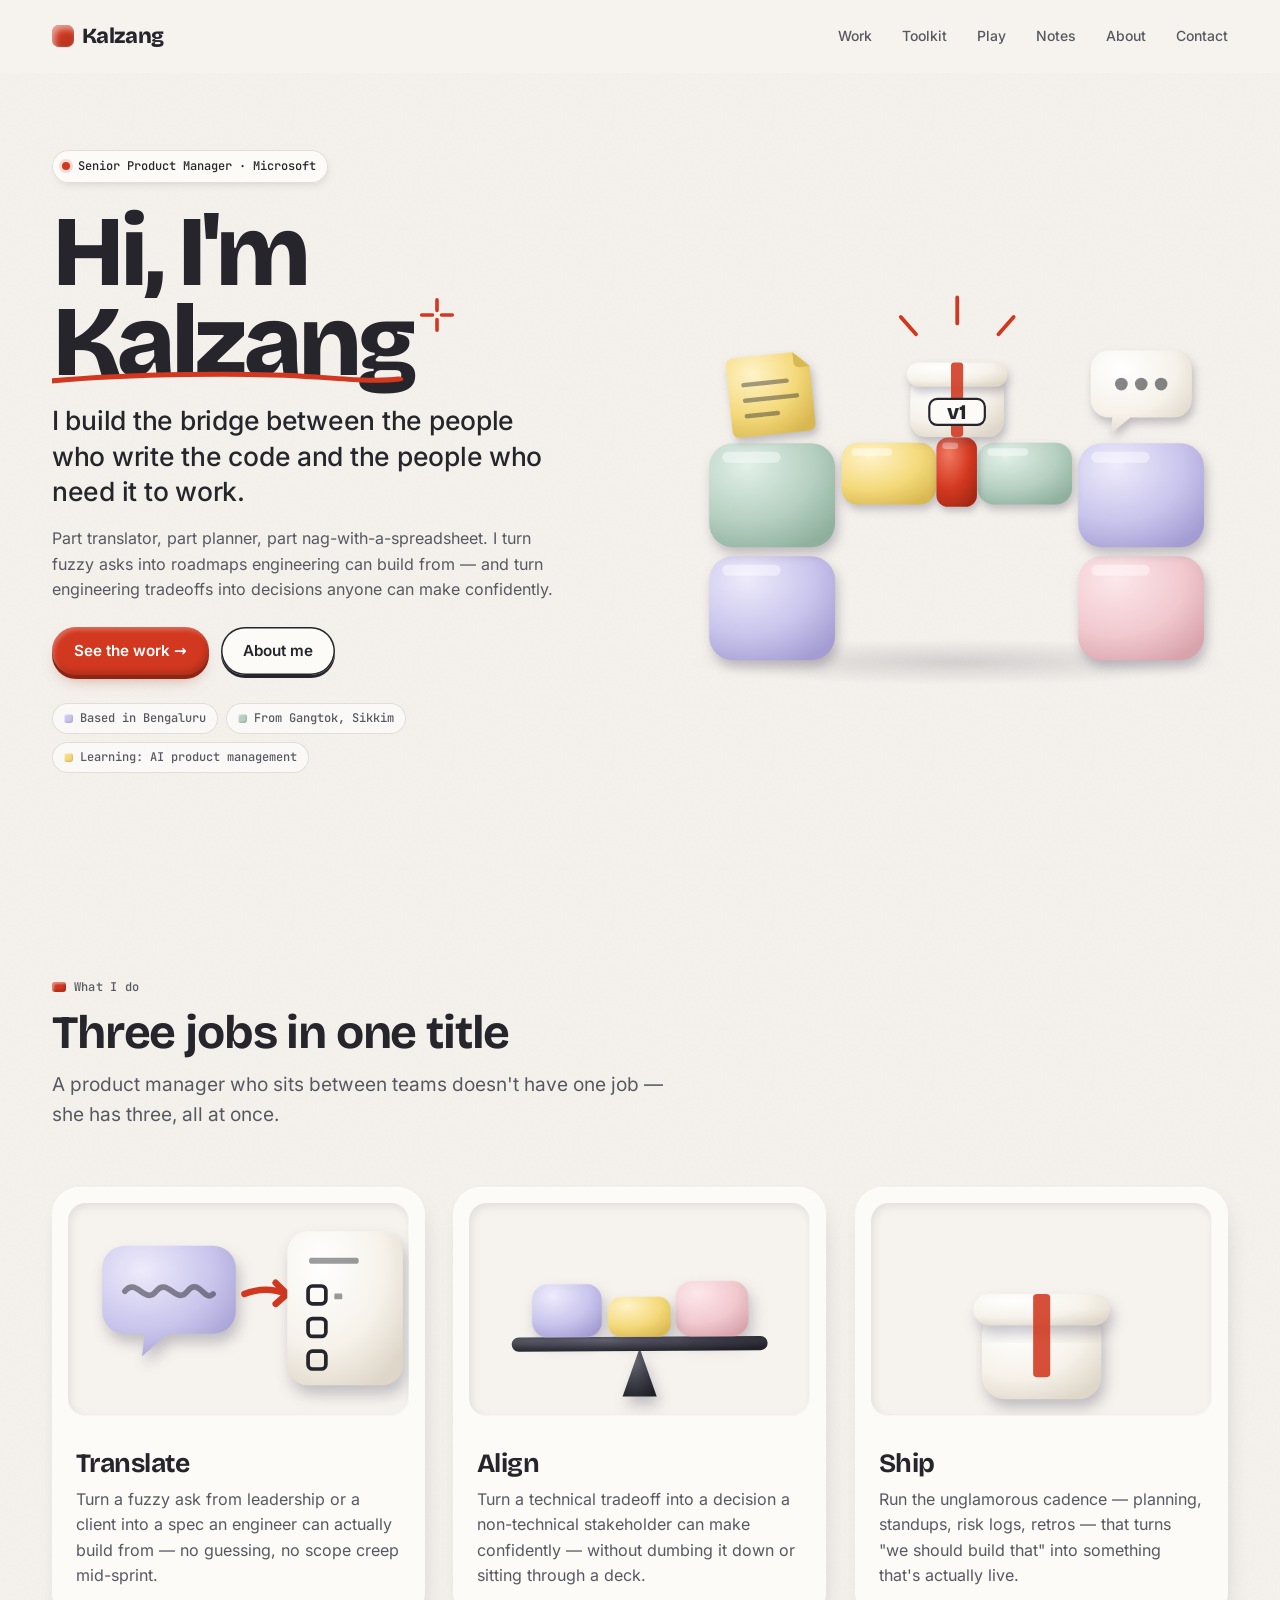
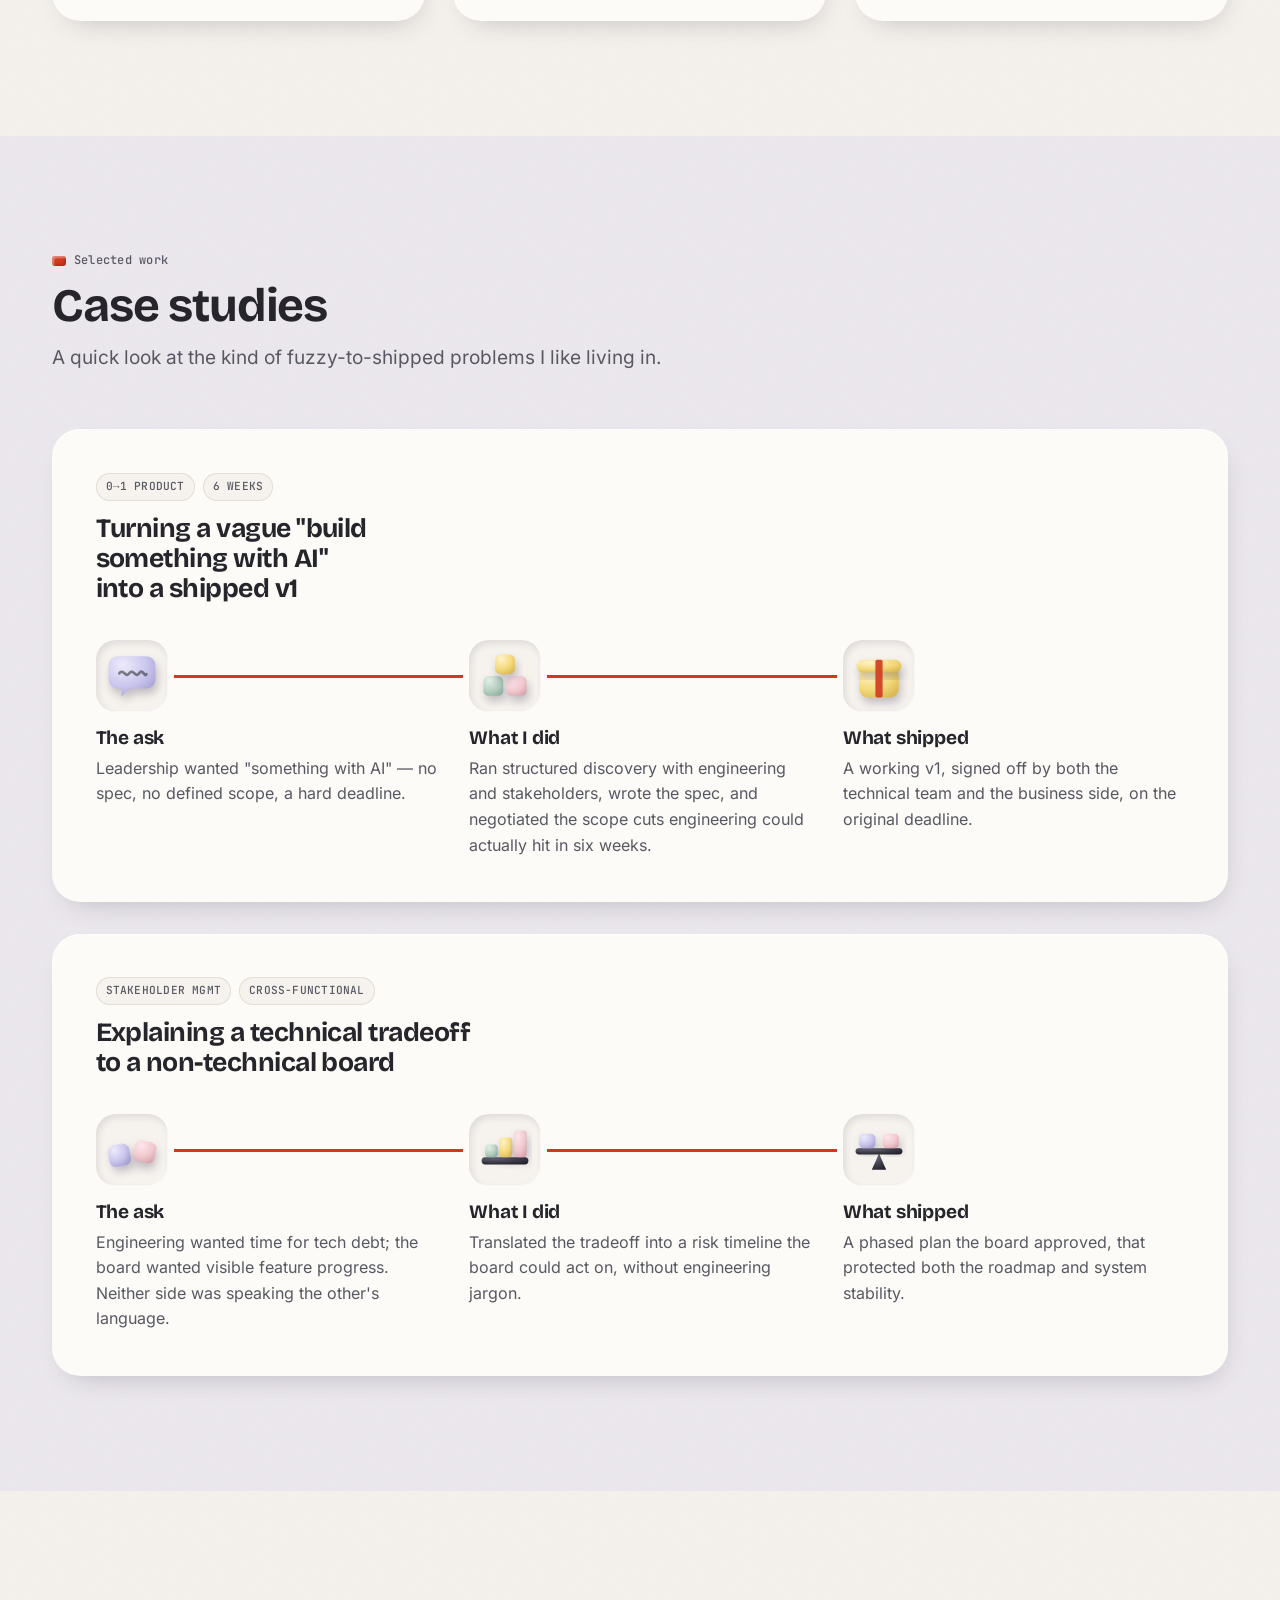
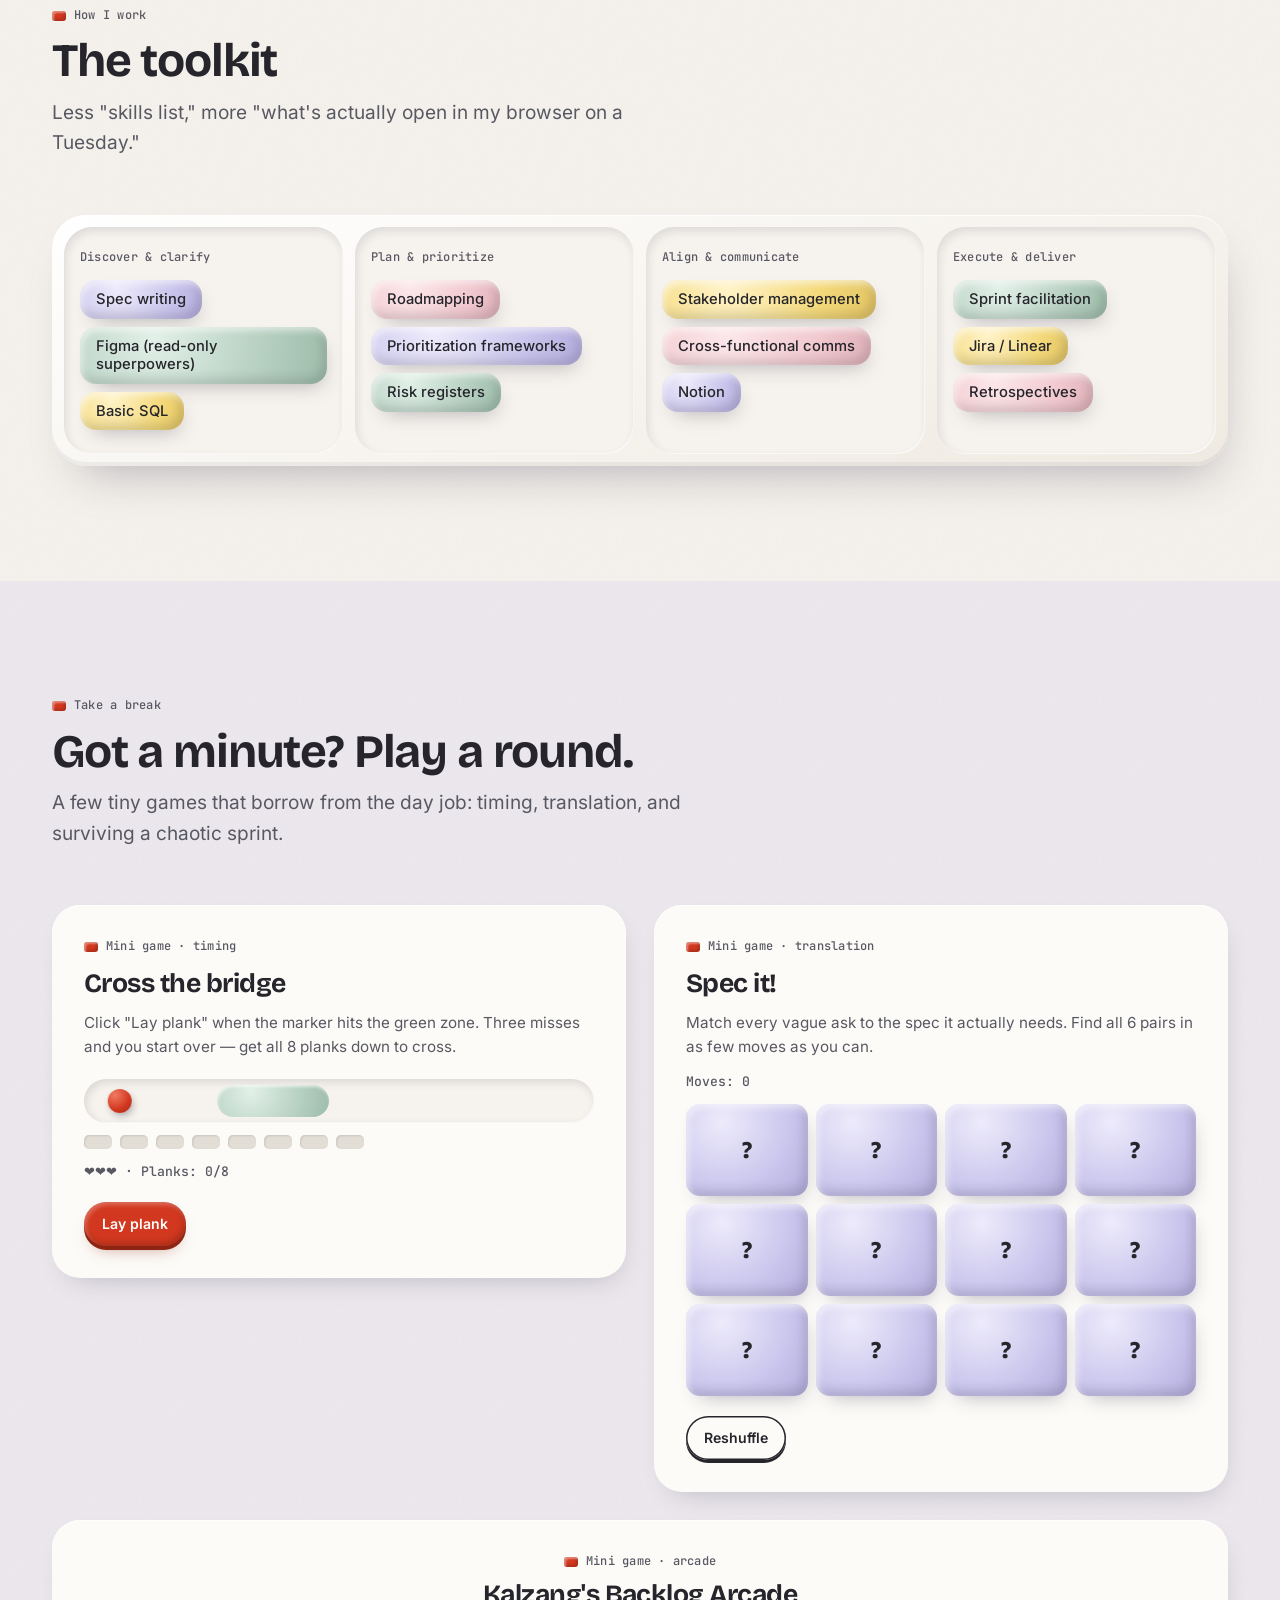
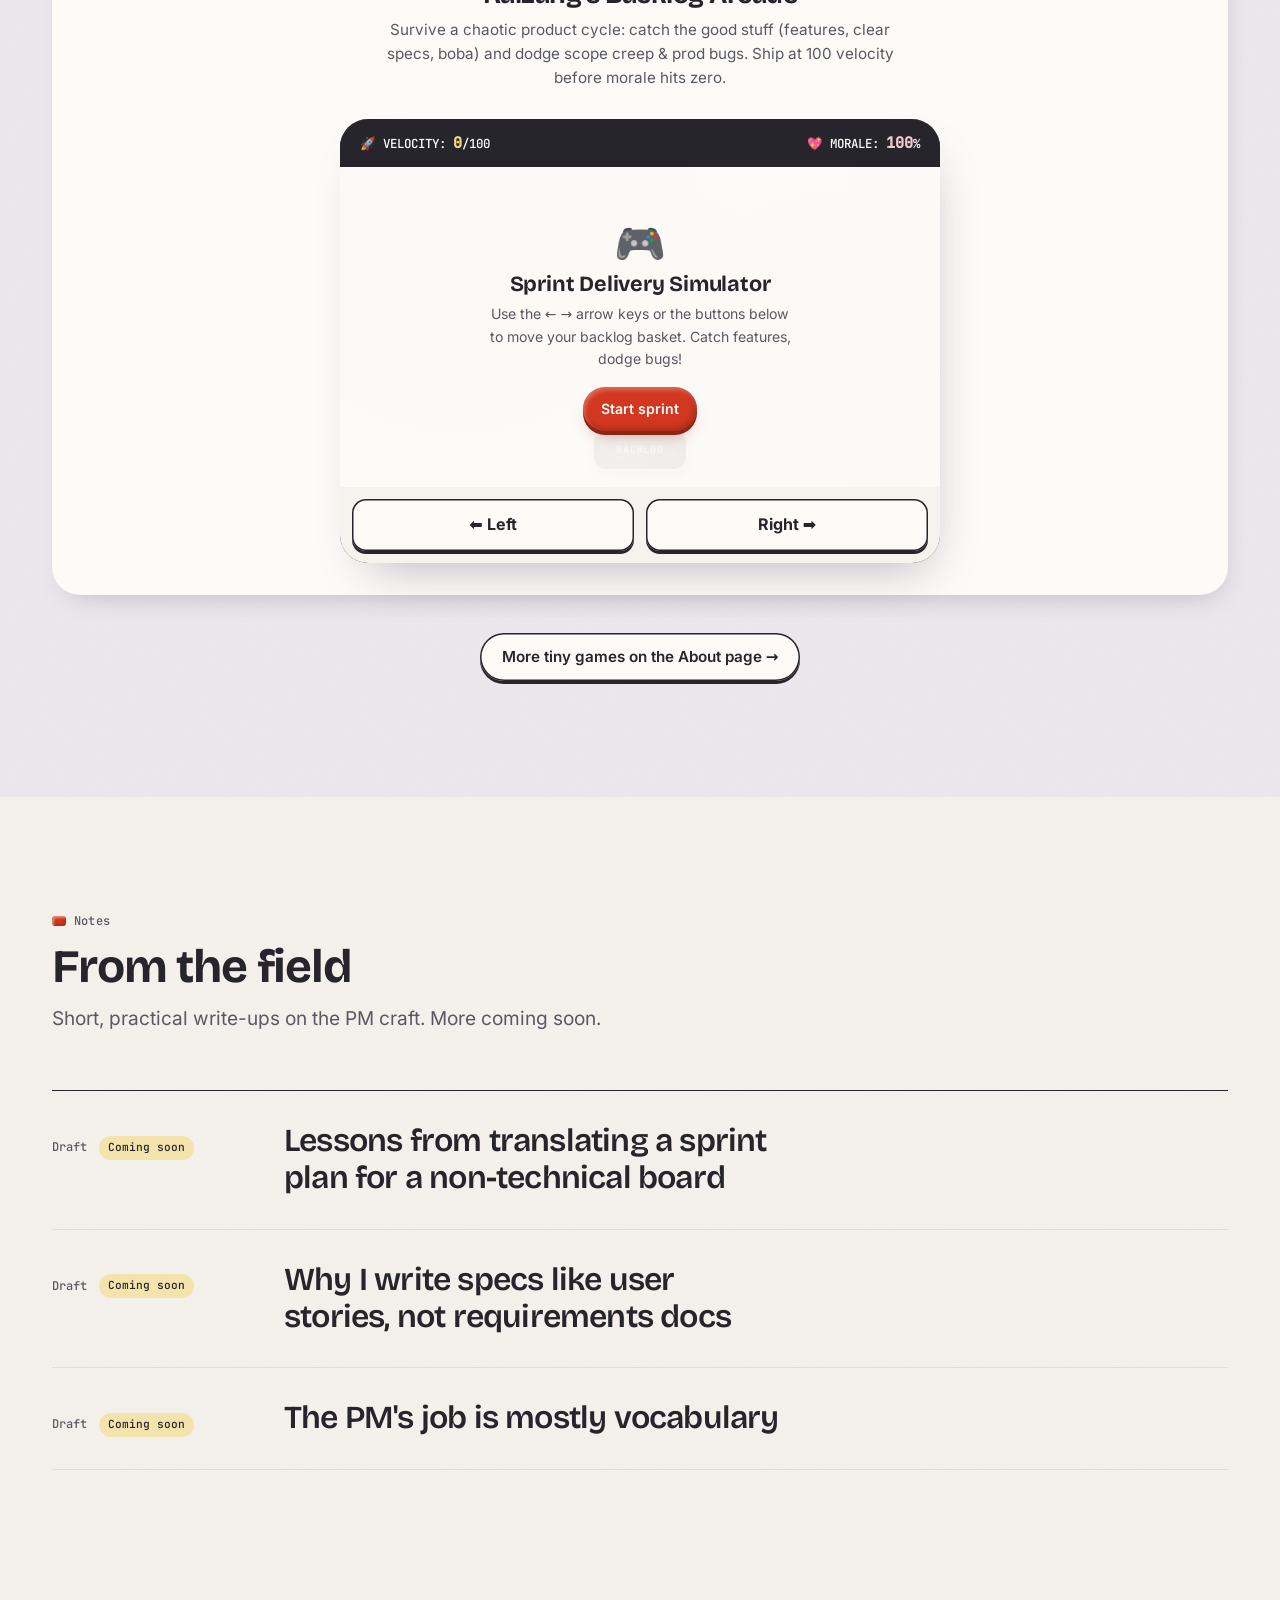
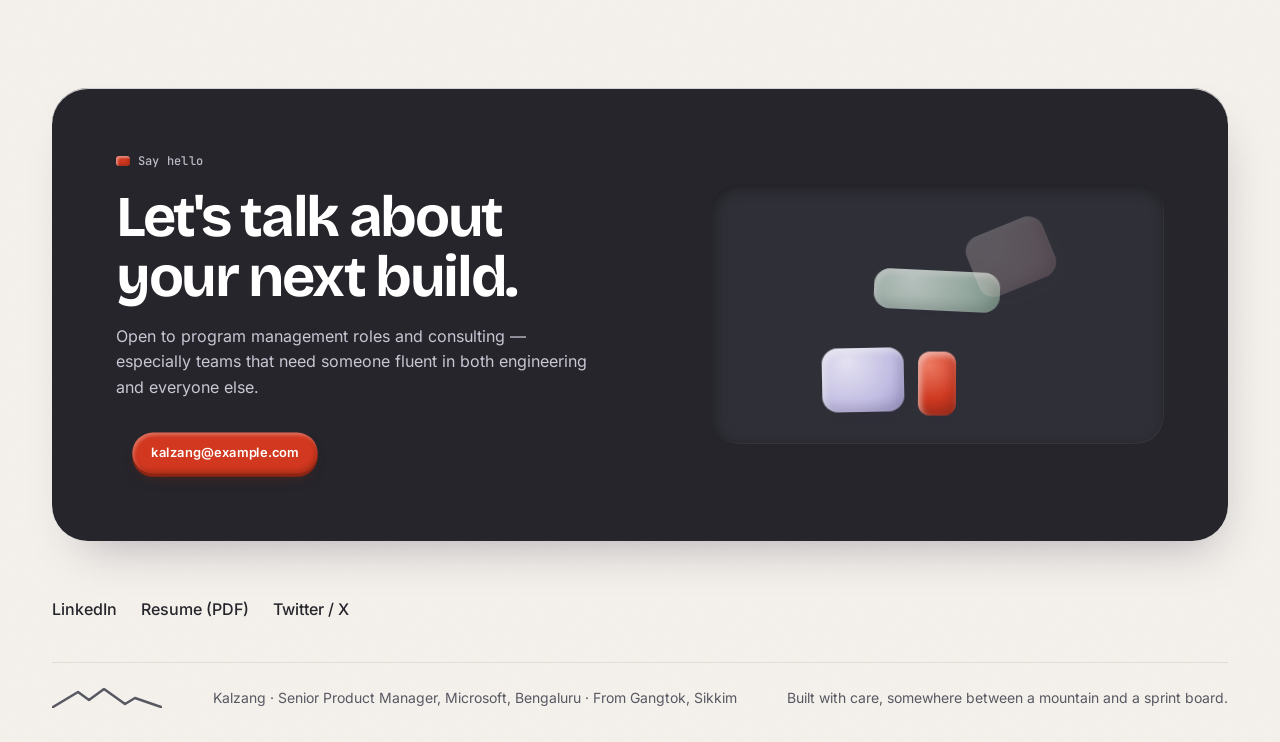
<file: index.html>
<!DOCTYPE html>
<html lang="en" data-page="home">
<head>
<meta charset="UTF-8">
<meta name="viewport" content="width=device-width, initial-scale=1">
<title>Kalzang · Senior Product Manager</title>
<meta name="description" content="Kalzang is a senior product manager at Microsoft in Bengaluru, from Gangtok, Sikkim, building the bridge between technical and non-technical teams. Plus a few cute games to play.">
<link rel="canonical" href="https://kalzang.com/">
<meta name="theme-color" content="#F6F3EE">
<meta property="og:type" content="website">
<meta property="og:site_name" content="Kalzang">
<meta property="og:url" content="https://kalzang.com/">
<meta property="og:title" content="Kalzang · Senior Product Manager">
<meta property="og:description" content="I build the bridge between the people who write the code and the people who need it to work.">
<meta property="og:image" content="https://kalzang.com/assets/og.png">
<meta property="og:image:width" content="1200">
<meta property="og:image:height" content="630">
<meta property="og:image:alt" content="Kalzang, with soft clay building blocks joined into a bridge.">
<meta name="twitter:card" content="summary_large_image">
<meta name="twitter:title" content="Kalzang · Senior Product Manager">
<meta name="twitter:description" content="I build the bridge between the people who write the code and the people who need it to work.">
<meta name="twitter:image" content="https://kalzang.com/assets/og.png">
<script>
  // Redirect www.kalzang.com -> kalzang.com (apex), preserving path, query and hash.
  (function () {
    if (location.hostname === 'www.kalzang.com') {
      location.replace('https://kalzang.com' + location.pathname + location.search + location.hash);
    }
  })();
</script>
<script>
  // Motion flags, set before first paint. html.motion enables reveal states;
  // html.intro holds the hero for its once-per-session intro. Both fall away
  // if the scripts never start, so content is never left hidden.
  (function () {
    var d = document.documentElement;
    if (matchMedia('(prefers-reduced-motion: reduce)').matches) return;
    d.classList.add('motion');
    var seen = null;
    try { seen = sessionStorage.getItem('k:intro'); } catch (e) {}
    if (!seen && d.getAttribute('data-page') === 'home') d.classList.add('intro', 'intro-text');
    setTimeout(function () { if (!window.__kIntro) d.classList.remove('intro'); }, 1000);
    setTimeout(function () { if (!window.__kReady) d.classList.remove('motion'); }, 3000);
  })();
</script>
<link rel="icon" type="image/svg+xml" href="assets/favicon.svg">
<link rel="apple-touch-icon" href="assets/apple-touch-icon.png">
<link rel="preload" href="assets/fonts/bricolage-grotesque-wght.woff2" as="font" type="font/woff2" crossorigin>
<link rel="preload" href="assets/fonts/inter-wght.woff2" as="font" type="font/woff2" crossorigin>
<link rel="stylesheet" href="css/tokens.css">
<link rel="stylesheet" href="css/base.css">
<link rel="stylesheet" href="css/sections.css">
<link rel="stylesheet" href="css/games.css">
<script defer src="vendor/gsap.min.js"></script>
<script defer src="vendor/ScrollTrigger.min.js"></script>
<script type="module" src="js/main.js"></script>
</head>
<body>
<a class="skip-link" href="#main">Skip to content</a>

<!-- Shared clay materials: one light direction (top left), one shadow. -->
<svg class="clay-defs" aria-hidden="true" focusable="false">
  <defs>
    <radialGradient id="g-lav" cx="30%" cy="22%" r="90%"><stop offset="0" stop-color="#EDEBFB"/><stop offset=".6" stop-color="#C9C4EC"/><stop offset="1" stop-color="#A49DD3"/></radialGradient>
    <radialGradient id="g-sage" cx="30%" cy="22%" r="90%"><stop offset="0" stop-color="#E2F0E8"/><stop offset=".6" stop-color="#B5CFC0"/><stop offset="1" stop-color="#8FB09D"/></radialGradient>
    <radialGradient id="g-blush" cx="30%" cy="22%" r="90%"><stop offset="0" stop-color="#FCE7EA"/><stop offset=".6" stop-color="#F1C9CF"/><stop offset="1" stop-color="#D9A3AC"/></radialGradient>
    <radialGradient id="g-butter" cx="30%" cy="22%" r="90%"><stop offset="0" stop-color="#FFF3C8"/><stop offset=".6" stop-color="#F4D97A"/><stop offset="1" stop-color="#D8B851"/></radialGradient>
    <radialGradient id="g-accent" cx="30%" cy="22%" r="90%"><stop offset="0" stop-color="#F27A62"/><stop offset=".6" stop-color="#D2381F"/><stop offset="1" stop-color="#A42814"/></radialGradient>
    <radialGradient id="g-paper" cx="30%" cy="22%" r="90%"><stop offset="0" stop-color="#FFFFFF"/><stop offset=".6" stop-color="#F6F2EA"/><stop offset="1" stop-color="#DED6C8"/></radialGradient>
    <radialGradient id="g-ink" cx="30%" cy="22%" r="90%"><stop offset="0" stop-color="#6A6A78"/><stop offset=".6" stop-color="#3A3A44"/><stop offset="1" stop-color="#202027"/></radialGradient>
    <filter id="clay-drop" x="-30%" y="-30%" width="170%" height="185%" color-interpolation-filters="sRGB"><feDropShadow dx="2.5" dy="6" stdDeviation="5" flood-color="#2A2440" flood-opacity=".26"/></filter>
  </defs>
</svg>

<nav class="site-nav" id="siteNav" aria-label="Main">
  <div class="wrap">
    <a class="logo" href="index.html"><span class="logo-mark" aria-hidden="true"></span>Kalzang</a>
    <button class="nav-toggle" id="navToggle" type="button" aria-expanded="false" aria-controls="navLinks">
      <span class="nav-toggle-bars" aria-hidden="true"><span></span><span></span></span>Menu
    </button>
    <ul class="navlinks" id="navLinks">
      <li><a class="ink-link" href="#work">Work</a></li>
      <li><a class="ink-link" href="#toolkit">Toolkit</a></li>
      <li><a class="ink-link" href="#play">Play</a></li>
      <li><a class="ink-link" href="#notes">Notes</a></li>
      <li><a class="ink-link" href="about.html">About</a></li>
      <li><a class="ink-link" href="#contact">Contact</a></li>
    </ul>
  </div>
</nav>

<main id="main">

<!-- ================= HERO ================= -->
<header class="hero" id="top">
  <div class="wrap hero-grid">
    <div class="hero-copy">
      <p class="status-pill hero-reveal"><span class="dot" aria-hidden="true"></span>Senior Product Manager · Microsoft</p>
      <h1 class="hero-title">
        <span class="line"><span>Hi, I'm</span></span>
        <span class="line"><span><span class="ink-word" data-underline>Kalzang<svg class="ink-under" viewBox="0 0 200 20" preserveAspectRatio="none" aria-hidden="true" focusable="false"><path class="ink-path" pathLength="1" d="M3 12C46 5 112 3 150 8c18 2.4 34 4.6 46 2"/></svg></span><svg class="ink-sparkle" viewBox="0 0 40 40" aria-hidden="true" focusable="false"><path class="ink-path" pathLength="1" d="M20 3v12M20 25v12M3 20h12M25 20h12"/></svg></span></span>
      </h1>
      <p class="tagline hero-reveal">I build the bridge between the people who write the code and the people who need it to work.</p>
      <p class="sub hero-reveal">Part translator, part planner, part nag-with-a-spreadsheet. I turn fuzzy asks into roadmaps engineering can build from — and turn engineering tradeoffs into decisions anyone can make confidently.</p>
      <div class="cta-row hero-reveal">
        <a href="#work" class="btn btn-primary">See the work →</a>
        <a href="about.html" class="btn btn-secondary">About me</a>
      </div>
      <ul class="maker-pills" aria-label="Quick facts">
        <li class="maker-pill">Based in Bengaluru</li>
        <li class="maker-pill">From Gangtok, Sikkim</li>
        <li class="maker-pill">Learning: AI product management</li>
      </ul>
    </div>

    <div class="hero-stage-wrap">
      <!-- Signature scene: scattered pieces become a bridge of blocks. Final layout is the CSS default (no-JS and reduced motion). -->
      <div class="hero-stage" id="heroStage" aria-hidden="true">
        <div class="ground"></div>
        <svg class="hero-thread" viewBox="0 0 500 430" preserveAspectRatio="none" focusable="false"><path class="ink-path" pathLength="1" d="M120 210c60-80 150 40 90 90s-120-60-30-110 170 10 120 90-150 40-90-50 190-60 200 30"/></svg>
        <div class="obj o-l1" data-obj="l1"><svg viewBox="0 0 120 100"><rect x="2" y="2" width="116" height="96" rx="22" fill="url(#g-lav)" filter="url(#clay-drop)"/><rect x="14" y="10" width="54" height="10" rx="5" fill="#fff" opacity=".42"/></svg></div>
        <div class="obj o-l2" data-obj="l2"><svg viewBox="0 0 120 100"><rect x="2" y="2" width="116" height="96" rx="22" fill="url(#g-sage)" filter="url(#clay-drop)"/><rect x="14" y="10" width="54" height="10" rx="5" fill="#fff" opacity=".42"/></svg></div>
        <div class="obj o-r1" data-obj="r1"><svg viewBox="0 0 120 100"><rect x="2" y="2" width="116" height="96" rx="22" fill="url(#g-blush)" filter="url(#clay-drop)"/><rect x="14" y="10" width="54" height="10" rx="5" fill="#fff" opacity=".42"/></svg></div>
        <div class="obj o-r2" data-obj="r2"><svg viewBox="0 0 120 100"><rect x="2" y="2" width="116" height="96" rx="22" fill="url(#g-lav)" filter="url(#clay-drop)"/><rect x="14" y="10" width="54" height="10" rx="5" fill="#fff" opacity=".42"/></svg></div>
        <div class="obj o-dl" data-obj="dl"><svg viewBox="0 0 120 80"><rect x="2" y="2" width="116" height="76" rx="20" fill="url(#g-butter)" filter="url(#clay-drop)"/><rect x="14" y="9" width="50" height="9" rx="4.5" fill="#fff" opacity=".45"/></svg></div>
        <div class="obj o-dr" data-obj="dr"><svg viewBox="0 0 120 80"><rect x="2" y="2" width="116" height="76" rx="20" fill="url(#g-sage)" filter="url(#clay-drop)"/><rect x="14" y="9" width="50" height="9" rx="4.5" fill="#fff" opacity=".45"/></svg></div>
        <div class="obj o-key" data-obj="key"><svg viewBox="0 0 60 100"><rect x="2" y="2" width="56" height="96" rx="16" fill="url(#g-accent)" filter="url(#clay-drop)"/><rect x="10" y="9" width="22" height="9" rx="4.5" fill="#fff" opacity=".35"/></svg></div>
        <div class="obj o-v1" data-obj="v1"><svg viewBox="0 0 120 100"><rect x="6" y="28" width="108" height="70" rx="18" fill="url(#g-paper)" filter="url(#clay-drop)"/><rect x="2" y="12" width="116" height="28" rx="14" fill="url(#g-paper)" filter="url(#clay-drop)"/><rect x="53" y="12" width="14" height="86" rx="4" fill="#D2381F" opacity=".88"/><rect x="28" y="54" width="64" height="30" rx="9" fill="#FCFBF8" stroke="#25252B" stroke-width="2.5"/><text x="60" y="77" text-anchor="middle" font-family="Bricolage Grotesque, system-ui, sans-serif" font-weight="800" font-size="24" fill="#25252B">v1</text></svg></div>
        <div class="obj o-note" data-obj="note"><svg viewBox="0 0 100 100"><path d="M8 4h70l18 18v66a8 8 0 0 1-8 8H8a8 8 0 0 1-8-8V12a8 8 0 0 1 8-8z" fill="url(#g-butter)" filter="url(#clay-drop)"/><path d="M78 4v12a6 6 0 0 0 6 6h12z" fill="#D8B851"/><g stroke="#25252B" stroke-opacity=".42" stroke-width="5" stroke-linecap="round"><path d="M18 36h50M18 54h60M18 72h36"/></g></svg></div>
        <div class="obj o-bubble" data-obj="bubble"><svg viewBox="0 0 120 100"><path d="M24 4h72a20 20 0 0 1 20 20v34a20 20 0 0 1-20 20H48L26 96l2-18h-4A20 20 0 0 1 4 58V24A20 20 0 0 1 24 4z" fill="url(#g-paper)" filter="url(#clay-drop)"/><g fill="#25252B" opacity=".55"><circle cx="38" cy="41" r="7"/><circle cx="60" cy="41" r="7"/><circle cx="82" cy="41" r="7"/></g></svg></div>
        <div class="obj o-bug" data-obj="bug" hidden><svg viewBox="0 0 80 70"><g stroke="#25252B" stroke-width="4" stroke-linecap="round" fill="none"><path d="M18 30 6 24M16 44 4 46M20 56 10 64M62 30l12-6M64 44l12 2M60 56l10 8M32 14 26 4M48 14l6-10"/></g><ellipse cx="40" cy="40" rx="24" ry="26" fill="url(#g-ink)" filter="url(#clay-drop)"/><circle cx="32" cy="30" r="4" fill="#fff"/><circle cx="48" cy="30" r="4" fill="#fff"/></svg></div>
        <svg class="hero-ticks" viewBox="0 0 500 430" preserveAspectRatio="none" focusable="false"><path class="ink-path" pathLength="1" d="M212 98l-14-16M250 88V64M288 98l14-16"/></svg>
      </div>
      <button class="intro-skip" id="introSkip" type="button" hidden>Skip intro</button>
    </div>
  </div>
</header>

<!-- ================= WHAT I DO ================= -->
<section id="work" class="section do">
  <div class="wrap">
    <div class="section-head" data-reveal>
      <p class="eyebrow">What I do</p>
      <h2>Three jobs in one title</h2>
      <p>A product manager who sits between teams doesn't have one job — she has three, all at once.</p>
    </div>
    <ul class="do-grid">
      <li class="do-card" data-spring>
        <!-- Translate: a vague speech bubble reshapes into a spec card -->
        <div class="scene scene-translate" data-scene="translate" aria-hidden="true">
          <svg viewBox="0 0 240 150" focusable="false">
            <g class="st-bubble">
              <path d="M40 30h62a16 16 0 0 1 16 16v30a16 16 0 0 1-16 16H70l-18 16 2-16h-14a16 16 0 0 1-16-16V46a16 16 0 0 1 16-16z" fill="url(#g-lav)" filter="url(#clay-drop)"/>
              <path class="st-squiggle" d="M40 62c8-10 14 10 22 0s14 10 22 0 12 8 18 2" fill="none" stroke="#25252B" stroke-opacity=".5" stroke-width="4" stroke-linecap="round"/>
            </g>
            <path class="st-arrow ink-path" pathLength="1" d="M124 64c10-4 20-4 30 0m-8-8 8 8-8 7"/>
            <g class="st-card">
              <rect x="150" y="22" width="78" height="104" rx="14" fill="url(#g-paper)" filter="url(#clay-drop)"/>
              <g class="st-lines" stroke="#25252B" stroke-opacity=".45" stroke-width="4" stroke-linecap="round"><path d="M166 42h46"/><path d="M182 66h30"/><path d="M182 88h30"/><path d="M182 110h22"/></g>
              <g fill="none" stroke="#25252B" stroke-width="2.5"><rect x="164" y="59" width="12" height="12" rx="3"/><rect x="164" y="81" width="12" height="12" rx="3"/><rect x="164" y="103" width="12" height="12" rx="3"/></g>
              <g class="st-ticks" fill="none" stroke="#D2381F" stroke-width="3.5" stroke-linecap="round" stroke-linejoin="round"><path pathLength="1" d="M165 64l4 4 8-9"/><path pathLength="1" d="M165 86l4 4 8-9"/><path pathLength="1" d="M165 108l4 4 8-9"/></g>
            </g>
          </svg>
        </div>
        <h3>Translate</h3>
        <p>Turn a fuzzy ask from leadership or a client into a spec an engineer can actually build from — no guessing, no scope creep mid-sprint.</p>
      </li>
      <li class="do-card" data-spring>
        <!-- Align: two lopsided blocks balance on a scale -->
        <div class="scene scene-align" data-scene="align" aria-hidden="true">
          <svg viewBox="0 0 240 150" focusable="false">
            <path d="M108 136h24l-12-34z" fill="url(#g-ink)" filter="url(#clay-drop)"/>
            <g class="sa-beam">
              <rect x="30" y="94" width="180" height="10" rx="5" fill="url(#g-ink)"/>
              <g class="sa-left"><rect x="44" y="56" width="50" height="38" rx="11" fill="url(#g-lav)" filter="url(#clay-drop)"/></g>
              <g class="sa-right"><rect x="146" y="56" width="50" height="38" rx="11" fill="url(#g-blush)" filter="url(#clay-drop)"/></g>
              <g class="sa-plan"><rect x="98" y="66" width="44" height="28" rx="9" fill="url(#g-butter)" filter="url(#clay-drop)"/></g>
            </g>
            <path class="sa-tick ink-path" pathLength="1" d="M110 38l8 8 16-17"/>
          </svg>
        </div>
        <h3>Align</h3>
        <p>Turn a technical tradeoff into a decision a non-technical stakeholder can make confidently — without dumbing it down or sitting through a deck.</p>
      </li>
      <li class="do-card" data-spring>
        <!-- Ship: a box gets sealed and launched -->
        <div class="scene scene-ship" data-scene="ship" aria-hidden="true">
          <svg viewBox="0 0 240 150" focusable="false">
            <g class="ss-lines" fill="none" stroke="#25252B" stroke-opacity=".4" stroke-width="3.5" stroke-linecap="round"><path class="ink-path" pathLength="1" d="M98 132v12"/><path class="ink-path" pathLength="1" d="M120 130v16"/><path class="ink-path" pathLength="1" d="M142 132v12"/></g>
            <g class="ss-box">
              <g class="ss-items">
                <rect class="ss-item" x="92" y="76" width="22" height="22" rx="5" fill="url(#g-butter)" filter="url(#clay-drop)"/>
                <rect class="ss-item" x="122" y="80" width="30" height="18" rx="7" fill="url(#g-lav)" filter="url(#clay-drop)"/>
                <circle class="ss-item" cx="140" cy="96" r="9" fill="url(#g-sage)" filter="url(#clay-drop)"/>
              </g>
              <rect x="78" y="62" width="84" height="62" rx="16" fill="url(#g-paper)" filter="url(#clay-drop)"/>
              <g class="ss-lid"><rect x="72" y="50" width="96" height="22" rx="11" fill="url(#g-paper)" filter="url(#clay-drop)"/></g>
              <rect class="ss-tape" x="114" y="50" width="12" height="74" rx="3" fill="#D2381F" opacity=".88"/>
              <g class="ss-stamp"><circle cx="120" cy="96" r="17" fill="#FCFBF8" stroke="#D2381F" stroke-width="3"/><text x="120" y="102" text-anchor="middle" font-family="Bricolage Grotesque, system-ui, sans-serif" font-weight="800" font-size="16" fill="#D2381F">v1</text></g>
            </g>
          </svg>
        </div>
        <h3>Ship</h3>
        <p>Run the unglamorous cadence — planning, standups, risk logs, retros — that turns "we should build that" into something that's actually live.</p>
      </li>
    </ul>
  </div>
</section>

<!-- ================= SELECTED WORK ================= -->
<section id="case-studies" class="section section--tint cases">
  <div class="wrap">
    <div class="section-head" data-reveal>
      <p class="eyebrow">Selected work</p>
      <h2>Case studies</h2>
      <p>A quick look at the kind of fuzzy-to-shipped problems I like living in.</p>
    </div>
    <div class="case-list">
      <article class="case" data-scene="case">
        <header class="case-head">
          <div class="case-tags"><span class="tag">0→1 PRODUCT</span><span class="tag">6 WEEKS</span></div>
          <h3>Turning a vague "build something with AI" into a shipped v1</h3>
        </header>
        <!-- EDITORIAL: richer structure (context / challenge / learning) only once real content exists. -->
        <div class="film"><ol class="beats">
          <li class="beat">
            <span class="beat-icon beat-icon--ask" aria-hidden="true"><svg viewBox="0 0 60 60" focusable="false"><path d="M14 8h32a10 10 0 0 1 10 10v16a10 10 0 0 1-10 10H28l-10 9 1-9h-5A10 10 0 0 1 4 34V18A10 10 0 0 1 14 8z" fill="url(#g-lav)" filter="url(#clay-drop)"/><path d="M16 27c4-6 7 6 11 0s7 6 11 0 6 5 8 1" fill="none" stroke="#25252B" stroke-opacity=".55" stroke-width="3" stroke-linecap="round"/></svg></span>
            <h4>The ask</h4>
            <p>Leadership wanted "something with AI" — no spec, no defined scope, a hard deadline.</p>
          </li>
          <li class="beat">
            <span class="beat-icon beat-icon--did" aria-hidden="true"><svg viewBox="0 0 60 60" focusable="false"><rect x="6" y="30" width="22" height="22" rx="6" fill="url(#g-sage)" filter="url(#clay-drop)"/><rect x="32" y="30" width="22" height="22" rx="6" fill="url(#g-blush)" filter="url(#clay-drop)"/><rect x="19" y="6" width="22" height="22" rx="6" fill="url(#g-butter)" filter="url(#clay-drop)"/></svg></span>
            <h4>What I did</h4>
            <p>Ran structured discovery with engineering and stakeholders, wrote the spec, and negotiated the scope cuts engineering could actually hit in six weeks.</p>
          </li>
          <li class="beat">
            <span class="beat-icon beat-icon--shipped" aria-hidden="true"><svg viewBox="0 0 60 60" focusable="false"><rect x="8" y="20" width="44" height="34" rx="10" fill="url(#g-butter)" filter="url(#clay-drop)"/><rect x="5" y="12" width="50" height="14" rx="7" fill="url(#g-butter)" filter="url(#clay-drop)"/><rect x="26" y="12" width="8" height="42" rx="2" fill="#D2381F" opacity=".9"/></svg></span>
            <h4>What shipped</h4>
            <p>A working v1, signed off by both the technical team and the business side, on the original deadline.</p>
          </li>
        </ol>
        <div class="beat-track" aria-hidden="true"><span class="beat-track-fill"></span></div></div>
      </article>

      <article class="case" data-scene="case">
        <header class="case-head">
          <div class="case-tags"><span class="tag">STAKEHOLDER MGMT</span><span class="tag">CROSS-FUNCTIONAL</span></div>
          <h3>Explaining a technical tradeoff to a non-technical board</h3>
        </header>
        <div class="film"><ol class="beats">
          <li class="beat">
            <span class="beat-icon beat-icon--ask" aria-hidden="true"><svg viewBox="0 0 60 60" focusable="false"><rect x="4" y="24" width="24" height="24" rx="7" fill="url(#g-lav)" filter="url(#clay-drop)" transform="rotate(-10 16 36)"/><rect x="32" y="20" width="24" height="24" rx="7" fill="url(#g-blush)" filter="url(#clay-drop)" transform="rotate(12 44 32)"/></svg></span>
            <h4>The ask</h4>
            <p>Engineering wanted time for tech debt; the board wanted visible feature progress. Neither side was speaking the other's language.</p>
          </li>
          <li class="beat">
            <span class="beat-icon beat-icon--did" aria-hidden="true"><svg viewBox="0 0 60 60" focusable="false"><rect x="4" y="38" width="52" height="8" rx="4" fill="url(#g-ink)"/><rect x="8" y="24" width="14" height="14" rx="4" fill="url(#g-sage)" filter="url(#clay-drop)"/><rect x="24" y="16" width="14" height="22" rx="4" fill="url(#g-butter)" filter="url(#clay-drop)"/><rect x="40" y="8" width="14" height="30" rx="4" fill="url(#g-blush)" filter="url(#clay-drop)"/></svg></span>
            <h4>What I did</h4>
            <p>Translated the tradeoff into a risk timeline the board could act on, without engineering jargon.</p>
          </li>
          <li class="beat">
            <span class="beat-icon beat-icon--shipped" aria-hidden="true"><svg viewBox="0 0 60 60" focusable="false"><path d="M22 52h16l-8-18z" fill="url(#g-ink)"/><rect x="4" y="28" width="52" height="7" rx="3.5" fill="url(#g-ink)"/><rect x="8" y="12" width="18" height="16" rx="5" fill="url(#g-lav)" filter="url(#clay-drop)"/><rect x="34" y="12" width="18" height="16" rx="5" fill="url(#g-blush)" filter="url(#clay-drop)"/></svg></span>
            <h4>What shipped</h4>
            <p>A phased plan the board approved, that protected both the roadmap and system stability.</p>
          </li>
        </ol>
        <div class="beat-track" aria-hidden="true"><span class="beat-track-fill"></span></div></div>
      </article>
    </div>
  </div>
</section>

<!-- ================= TOOLKIT ================= -->
<section id="toolkit" class="section toolkit">
  <div class="wrap">
    <div class="section-head" data-reveal>
      <p class="eyebrow">How I work</p>
      <h2>The toolkit</h2>
      <p>Less "skills list," more "what's actually open in my browser on a Tuesday."</p>
    </div>
    <!-- Same twelve tools as before, grouped. Group headings are proposed copy. -->
    <div class="tray" data-scene="toolkit">
      <div class="tray-group">
        <h3 class="tray-label">Discover &amp; clarify</h3>
        <ul class="tray-slot">
          <li class="chip chip--lav">Spec writing</li>
          <li class="chip chip--sage">Figma (read-only superpowers)</li>
          <li class="chip chip--butter">Basic SQL</li>
        </ul>
      </div>
      <div class="tray-group">
        <h3 class="tray-label">Plan &amp; prioritize</h3>
        <ul class="tray-slot">
          <li class="chip chip--blush">Roadmapping</li>
          <li class="chip chip--lav">Prioritization frameworks</li>
          <li class="chip chip--sage">Risk registers</li>
        </ul>
      </div>
      <div class="tray-group">
        <h3 class="tray-label">Align &amp; communicate</h3>
        <ul class="tray-slot">
          <li class="chip chip--butter">Stakeholder management</li>
          <li class="chip chip--blush">Cross-functional comms</li>
          <li class="chip chip--lav">Notion</li>
        </ul>
      </div>
      <div class="tray-group">
        <h3 class="tray-label">Execute &amp; deliver</h3>
        <ul class="tray-slot">
          <li class="chip chip--sage">Sprint facilitation</li>
          <li class="chip chip--butter">Jira / Linear</li>
          <li class="chip chip--blush">Retrospectives</li>
        </ul>
      </div>
    </div>
  </div>
</section>

<!-- ================= PLAY ================= -->
<section id="play" class="section section--tint play">
  <div class="wrap">
    <div class="section-head" data-reveal>
      <p class="eyebrow">Take a break</p>
      <h2>Got a minute? Play a round.</h2>
      <p>A few tiny games that borrow from the day job: timing, translation, and surviving a chaotic sprint.</p>
    </div>
    <div class="game-grid">

      <!-- GAME 1: bridge timing game -->
      <div class="game-card" data-reveal>
        <p class="eyebrow">Mini game · timing</p>
        <h3>Cross the bridge</h3>
        <p class="game-desc">Click "Lay plank" when the marker hits the green zone. Three misses and you start over — get all 8 planks down to cross.</p>
        <div class="bg-track" id="bgTrack">
          <div class="bg-zone" id="bgZone"></div>
          <div class="bg-marker" id="bgMarker"></div>
        </div>
        <div class="bg-dots" id="bgDots" aria-hidden="true"></div>
        <p class="bg-status" id="bgStatus" aria-live="polite">Lives: ❤❤❤ · Planks: 0/8</p>
        <div class="game-actions">
          <button class="btn btn-primary btn-sm" id="bgPlay" type="button">Lay plank</button>
          <button class="btn btn-secondary btn-sm" id="bgReset" type="button" hidden>Play again</button>
        </div>
      </div>

      <!-- GAME 2: memory matching game -->
      <div class="game-card" data-reveal>
        <p class="eyebrow">Mini game · translation</p>
        <h3>Spec it!</h3>
        <p class="game-desc">Match every vague ask to the spec it actually needs. Find all 6 pairs in as few moves as you can.</p>
        <p class="mem-stats" id="memStats" aria-live="polite">Moves: 0</p>
        <div class="mem-grid" id="memGrid"></div>
        <div class="game-actions">
          <button class="btn btn-secondary btn-sm" id="memReset" type="button">Reshuffle</button>
        </div>
      </div>

    </div>

    <!-- GAME 3: backlog arcade (full width) -->
    <div class="game-card game-card--wide" data-reveal>
      <div class="arcade-head">
        <p class="eyebrow">Mini game · arcade</p>
        <h3>Kalzang's Backlog Arcade</h3>
        <p class="game-desc">Survive a chaotic product cycle: catch the good stuff (features, clear specs, boba) and dodge scope creep &amp; prod bugs. Ship at 100 velocity before morale hits zero.</p>
      </div>

      <div class="arcade-wrap">
        <div class="arcade-frame">
          <div class="arcade-hud">
            <div>🚀 VELOCITY: <b class="score" id="arScore">0</b>/100</div>
            <div>💖 MORALE: <b class="morale" id="arMorale">100</b>%</div>
          </div>
          <div class="arcade-stage" id="arStage">
            <div class="arcade-overlay" id="arOverlay">
              <span class="big" aria-hidden="true">🎮</span>
              <h4>Sprint Delivery Simulator</h4>
              <p>Use the ← → arrow keys or the buttons below to move your backlog basket. Catch features, dodge bugs!</p>
              <button class="btn btn-primary btn-sm" id="arStart" type="button">Start sprint</button>
            </div>
            <div class="arcade-basket" id="arBasket"><span>BACKLOG</span></div>
          </div>
          <div class="arcade-controls">
            <button type="button" id="arLeft" aria-label="Move left">⬅️ Left</button>
            <button type="button" id="arRight" aria-label="Move right">Right ➡️</button>
          </div>
        </div>
      </div>
    </div>

    <p class="play-more">
      <a href="about.html#play" class="btn btn-secondary">More tiny games on the About page →</a>
    </p>
  </div>
</section>

<!-- ================= NOTES ================= -->
<section id="notes" class="section notes">
  <div class="wrap">
    <div class="section-head" data-reveal>
      <p class="eyebrow">Notes</p>
      <h2>From the field</h2>
      <p>Short, practical write-ups on the PM craft. More coming soon.</p>
    </div>
    <ul class="notes-list">
      <li class="note" data-reveal>
        <span class="note-meta"><span class="date">Draft</span><span class="note-status">Coming soon</span></span>
        <h3>Lessons from translating a sprint plan for a non-technical board</h3>
      </li>
      <li class="note" data-reveal>
        <span class="note-meta"><span class="date">Draft</span><span class="note-status">Coming soon</span></span>
        <h3>Why I write specs like user stories, not requirements docs</h3>
      </li>
      <li class="note" data-reveal>
        <span class="note-meta"><span class="date">Draft</span><span class="note-status">Coming soon</span></span>
        <h3>The PM's job is mostly vocabulary</h3>
      </li>
    </ul>
  </div>
</section>

</main>

<!-- ================= CONTACT / FOOTER ================= -->
<footer id="contact" class="contact">
  <div class="wrap">
    <div class="contact-grid">
      <div class="contact-main" data-reveal>
        <p class="eyebrow">Say hello</p>
        <h2>Let's talk about your next build.</h2>
        <p>Open to program management roles and consulting — especially teams that need someone fluent in both engineering and everyone else.</p>
        <!-- TODO(owner): placeholder address; replace with the real one. -->
        <a href="mailto:kalzang@example.com" class="btn btn-primary contact-cta" data-pop>kalzang@example.com</a>
      </div>
      <div class="contact-desk" data-scene="contact">
        <div class="desk-blocks" aria-hidden="true">
          <span class="desk-block desk-block--lav"></span>
          <span class="desk-block desk-block--sage"></span>
          <span class="desk-block desk-block--key"></span>
          <span class="desk-block desk-block--blush"></span>
        </div>
        <!-- Easter egg: a pokeable, draggable sticky note. -->
        <button class="poke-note" id="pokeNote" type="button" aria-describedby="pokeHint">
          <span class="poke-note-text">Remember to document your decisions!</span>
        </button>
        <p class="visually-hidden" id="pokeHint">Press to squish. Drag, or use the arrow keys, to move it.</p>
      </div>
    </div>
    <nav class="foot-links" aria-label="Elsewhere">
      <!-- TODO(owner): real LinkedIn, résumé PDF and X links. -->
      <a class="ink-link" href="#">LinkedIn</a>
      <a class="ink-link" href="#">Resume (PDF)</a>
      <a class="ink-link" href="#">Twitter / X</a>
    </nav>
    <div class="foot-bottom">
      <svg class="foot-peaks" viewBox="0 0 220 40" aria-hidden="true" focusable="false"><path d="M2 38 52 8l22 16 30-22 42 30 20-12 52 18"/></svg>
      <span>Kalzang · Senior Product Manager, Microsoft, Bengaluru · From Gangtok, Sikkim</span>
      <span>Built with care, somewhere between a mountain and a sprint board.</span>
    </div>
  </div>
</footer>

</body>
</html>
</file>
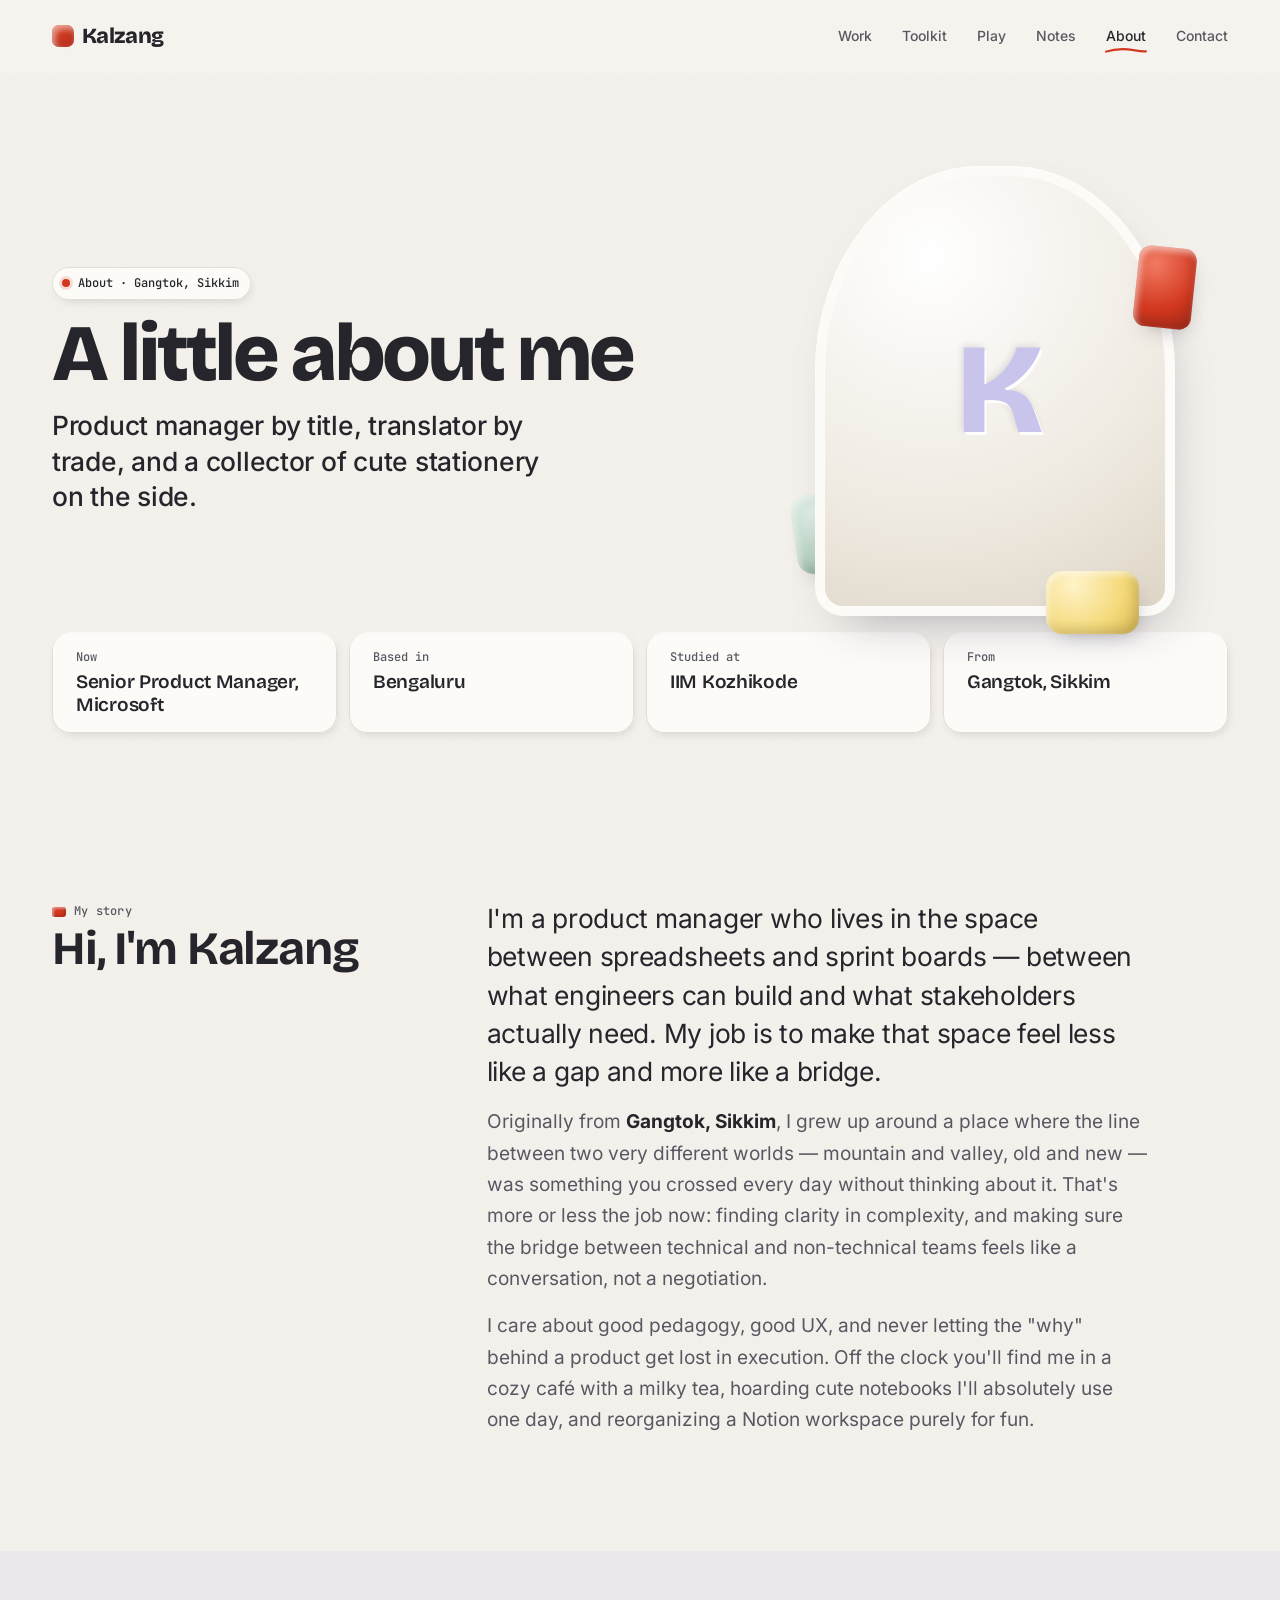
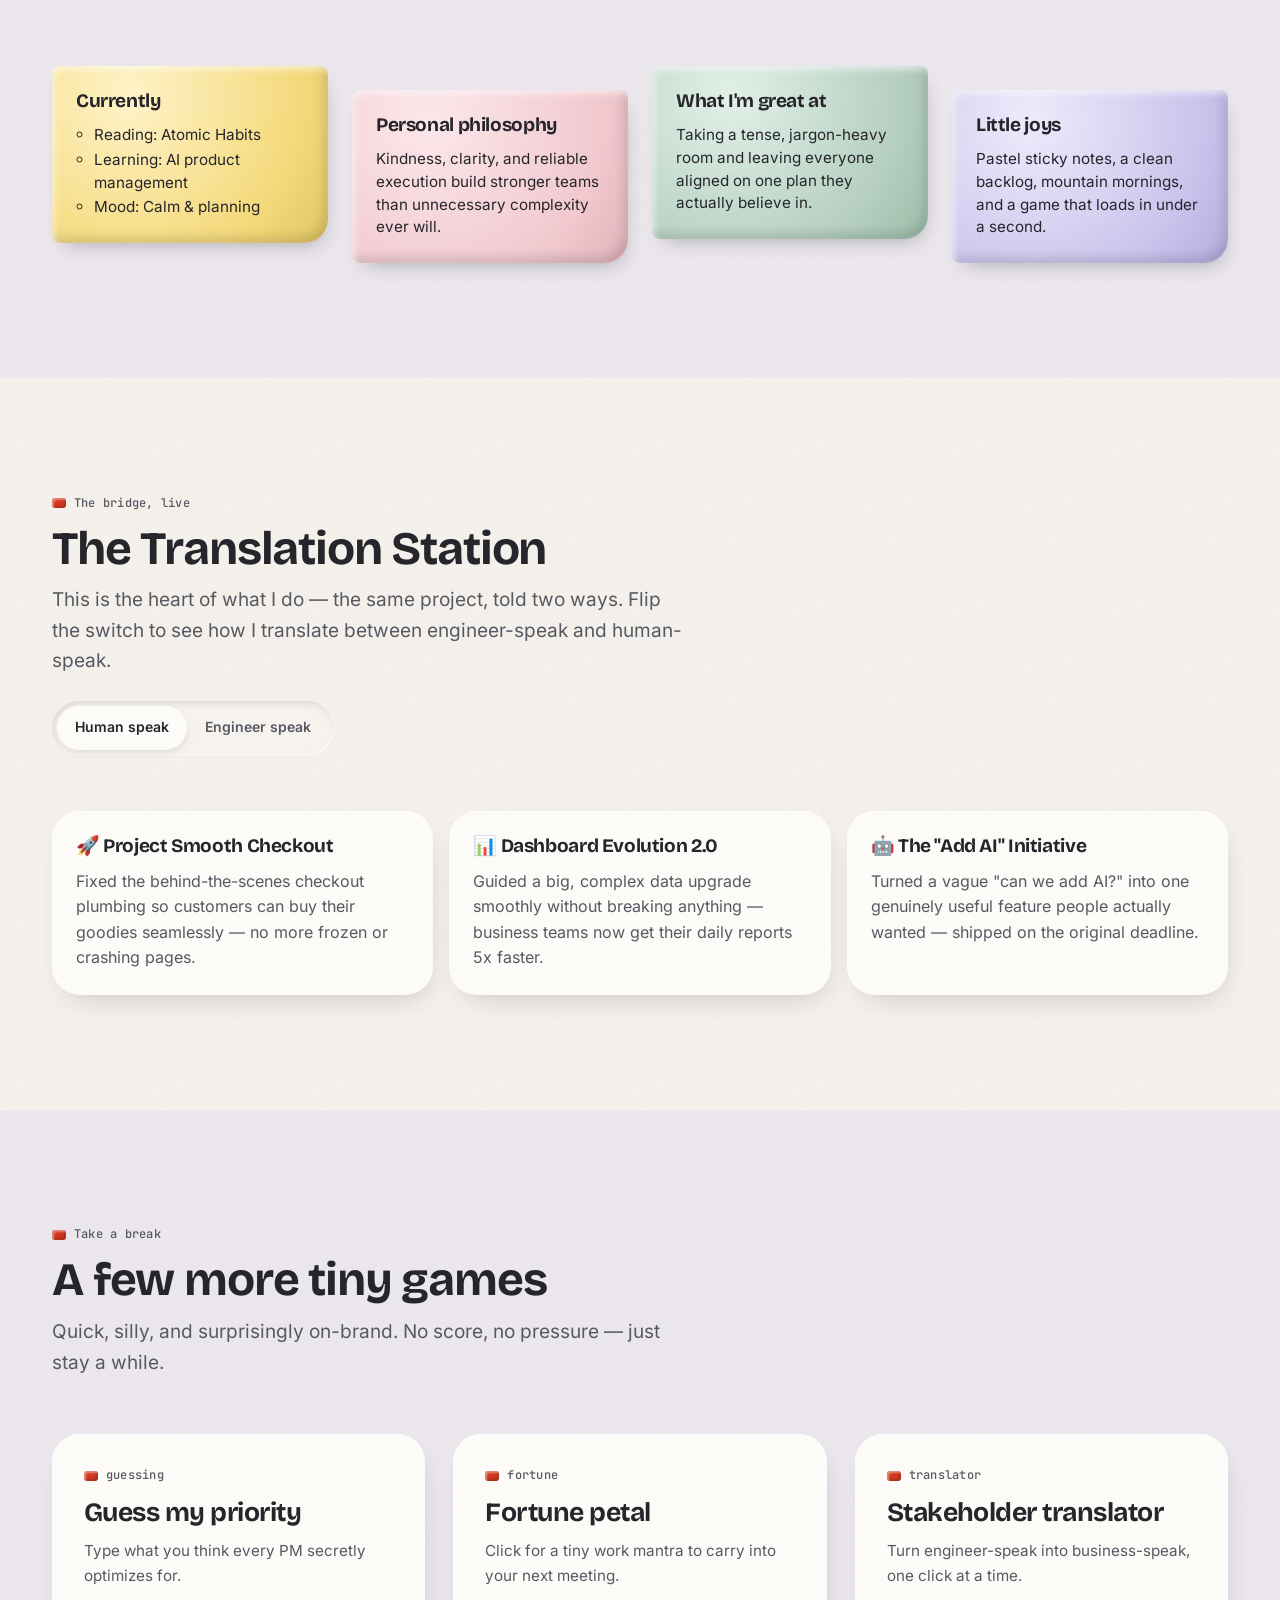
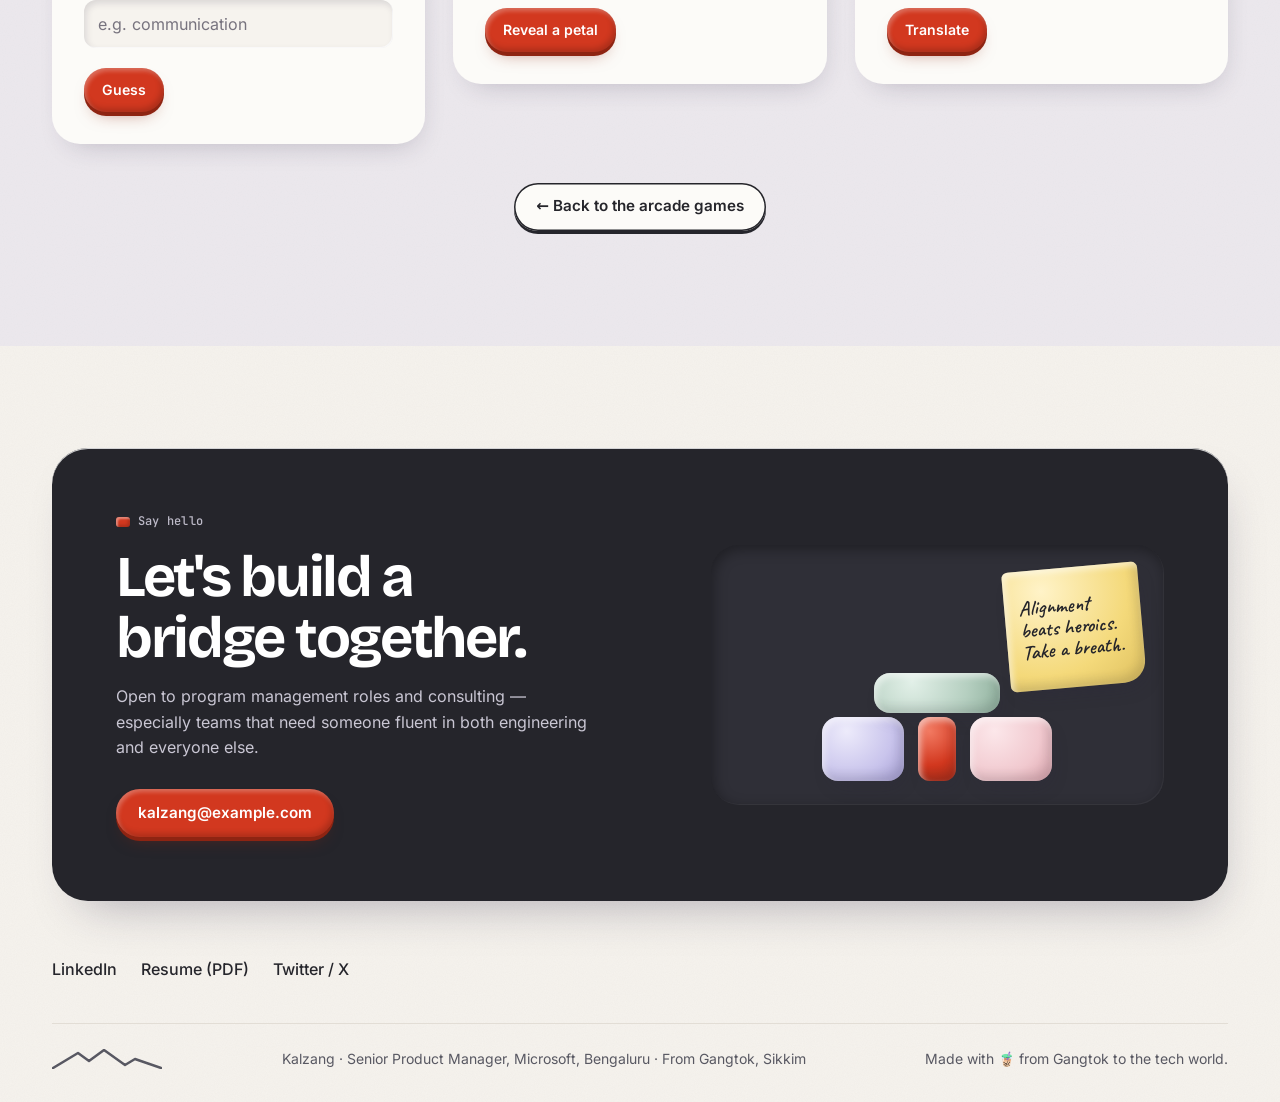
<file: about.html>
<!DOCTYPE html>
<html lang="en" data-page="about">
<head>
<meta charset="UTF-8">
<meta name="viewport" content="width=device-width, initial-scale=1">
<title>About · Kalzang</title>
<meta name="description" content="About Kalzang, a senior product manager at Microsoft in Bengaluru, from Gangtok, Sikkim, bridging technical and non-technical teams. With a translation station and a few more cute games.">
<link rel="canonical" href="https://kalzang.com/about.html">
<meta name="theme-color" content="#F6F3EE">
<meta property="og:type" content="profile">
<meta property="og:site_name" content="Kalzang">
<meta property="og:url" content="https://kalzang.com/about.html">
<meta property="og:title" content="About · Kalzang">
<meta property="og:description" content="Product manager by title, translator by trade, and a collector of cute stationery on the side.">
<meta property="og:image" content="https://kalzang.com/assets/og.png">
<meta property="og:image:width" content="1200">
<meta property="og:image:height" content="630">
<meta property="og:image:alt" content="Kalzang, with soft clay building blocks joined into a bridge.">
<meta name="twitter:card" content="summary_large_image">
<meta name="twitter:title" content="About · Kalzang">
<meta name="twitter:description" content="Product manager by title, translator by trade, and a collector of cute stationery on the side.">
<meta name="twitter:image" content="https://kalzang.com/assets/og.png">
<script>
  // Redirect www.kalzang.com -> kalzang.com (apex), preserving path, query and hash.
  (function () {
    if (location.hostname === 'www.kalzang.com') {
      location.replace('https://kalzang.com' + location.pathname + location.search + location.hash);
    }
  })();
</script>
<script>
  // Motion flag, set before first paint (see index.html for the full note).
  (function () {
    var d = document.documentElement;
    if (matchMedia('(prefers-reduced-motion: reduce)').matches) return;
    d.classList.add('motion');
    setTimeout(function () { if (!window.__kReady) d.classList.remove('motion'); }, 3000);
  })();
</script>
<link rel="icon" type="image/svg+xml" href="assets/favicon.svg">
<link rel="apple-touch-icon" href="assets/apple-touch-icon.png">
<link rel="preload" href="assets/fonts/bricolage-grotesque-wght.woff2" as="font" type="font/woff2" crossorigin>
<link rel="preload" href="assets/fonts/inter-wght.woff2" as="font" type="font/woff2" crossorigin>
<link rel="stylesheet" href="css/tokens.css">
<link rel="stylesheet" href="css/base.css">
<link rel="stylesheet" href="css/sections.css">
<link rel="stylesheet" href="css/games.css">
<script type="module" src="js/main.js"></script>
</head>
<body>
<a class="skip-link" href="#main">Skip to content</a>

<nav class="site-nav" id="siteNav" aria-label="Main">
  <div class="wrap">
    <a class="logo" href="index.html"><span class="logo-mark" aria-hidden="true"></span>Kalzang</a>
    <button class="nav-toggle" id="navToggle" type="button" aria-expanded="false" aria-controls="navLinks">
      <span class="nav-toggle-bars" aria-hidden="true"><span></span><span></span></span>Menu
    </button>
    <ul class="navlinks" id="navLinks">
      <li><a class="ink-link" href="index.html#work">Work</a></li>
      <li><a class="ink-link" href="index.html#toolkit">Toolkit</a></li>
      <li><a class="ink-link" href="index.html#play">Play</a></li>
      <li><a class="ink-link" href="index.html#notes">Notes</a></li>
      <li><a class="ink-link" href="about.html" aria-current="page">About</a></li>
      <li><a class="ink-link" href="index.html#contact">Contact</a></li>
    </ul>
  </div>
</nav>

<main id="main">

<!-- ================= ABOUT HERO ================= -->
<header class="about-hero">
  <div class="wrap about-hero-grid">
    <div class="about-hero-copy">
      <p class="status-pill"><span class="dot" aria-hidden="true"></span>About · Gangtok, Sikkim</p>
      <h1>A little about me</h1>
      <p class="tagline">Product manager by title, translator by trade, and a collector of cute stationery on the side.</p>
    </div>
    <!-- Portrait slot. TODO(owner): add a real photo as
         <img src="assets/kalzang.webp" alt="Kalzang" width="720" height="900">
         inside .portrait-frame, replacing the initial. Never use a generated image. -->
    <figure class="portrait" aria-label="Portrait placeholder">
      <span class="portrait-block portrait-block--a" aria-hidden="true"></span>
      <div class="portrait-frame"><span class="portrait-initial" aria-hidden="true">K</span></div>
      <span class="portrait-block portrait-block--b" aria-hidden="true"></span>
      <span class="portrait-block portrait-block--c" aria-hidden="true"></span>
    </figure>
  </div>
  <div class="wrap">
    <dl class="bio" data-reveal>
      <div><dt>Now</dt><dd>Senior Product Manager, Microsoft</dd></div>
      <div><dt>Based in</dt><dd>Bengaluru</dd></div>
      <div><dt>Studied at</dt><dd>IIM Kozhikode</dd></div>
      <div><dt>From</dt><dd>Gangtok, Sikkim</dd></div>
    </dl>
  </div>
</header>

<!-- ================= STORY ================= -->
<section id="story" class="section">
  <div class="wrap story-grid">
    <div data-reveal>
      <p class="eyebrow">My story</p>
      <h2>Hi, I'm Kalzang</h2>
    </div>
    <div class="story-text" data-reveal>
      <p>I'm a product manager who lives in the space between spreadsheets and sprint boards — between what engineers can build and what stakeholders actually need. My job is to make that space feel less like a gap and more like a bridge.</p>
      <p>Originally from <strong>Gangtok, Sikkim</strong>, I grew up around a place where the line between two very different worlds — mountain and valley, old and new — was something you crossed every day without thinking about it. That's more or less the job now: finding clarity in complexity, and making sure the bridge between technical and non-technical teams feels like a conversation, not a negotiation.</p>
      <p>I care about good pedagogy, good UX, and never letting the "why" behind a product get lost in execution. Off the clock you'll find me in a cozy café with a milky tea, hoarding cute notebooks I'll absolutely use one day, and reorganizing a Notion workspace purely for fun.</p>
    </div>
  </div>
</section>

<!-- ================= FACTS ================= -->
<section class="section section--tint facts">
  <div class="wrap">
    <ul class="fact-grid">
      <li class="fact-card" data-reveal>
        <h3>Currently</h3>
        <ul>
          <li>Reading: Atomic Habits</li>
          <li>Learning: AI product management</li>
          <li>Mood: Calm &amp; planning</li>
        </ul>
      </li>
      <li class="fact-card" data-reveal>
        <h3>Personal philosophy</h3>
        <p>Kindness, clarity, and reliable execution build stronger teams than unnecessary complexity ever will.</p>
      </li>
      <li class="fact-card" data-reveal>
        <h3>What I'm great at</h3>
        <p>Taking a tense, jargon-heavy room and leaving everyone aligned on one plan they actually believe in.</p>
      </li>
      <li class="fact-card" data-reveal>
        <h3>Little joys</h3>
        <p>Pastel sticky notes, a clean backlog, mountain mornings, and a game that loads in under a second.</p>
      </li>
    </ul>
  </div>
</section>

<!-- ================= TRANSLATION STATION ================= -->
<section id="bridge" class="section">
  <div class="wrap">
    <div class="section-head ts-head" data-reveal>
      <p class="eyebrow">The bridge, live</p>
      <h2>The Translation Station</h2>
      <p>This is the heart of what I do — the same project, told two ways. Flip the switch to see how I translate between engineer-speak and human-speak.</p>
      <div class="ts-toggle" role="group" aria-label="Toggle description language">
        <button id="tsHuman" type="button" aria-pressed="true">Human speak</button>
        <button id="tsTech" class="tech" type="button" aria-pressed="false">Engineer speak</button>
      </div>
    </div>
    <div class="ts-list" id="tsList" aria-live="polite"></div>
  </div>
</section>

<!-- ================= MINI GAMES ================= -->
<section id="play" class="section section--tint play">
  <div class="wrap">
    <div class="section-head" data-reveal>
      <p class="eyebrow">Take a break</p>
      <h2>A few more tiny games</h2>
      <p>Quick, silly, and surprisingly on-brand. No score, no pressure — just stay a while.</p>
    </div>
    <div class="game-grid game-grid--three">

      <div class="game-card" data-reveal>
        <p class="eyebrow">guessing</p>
        <h3>Guess my priority</h3>
        <p class="game-desc">Type what you think every PM secretly optimizes for.</p>
        <label class="visually-hidden" for="prioInput">Your guess</label>
        <input class="fun-input" id="prioInput" placeholder="e.g. communication" autocomplete="off">
        <div class="game-actions"><button class="btn btn-primary btn-sm" id="prioBtn" type="button">Guess</button></div>
        <p class="fun-out" id="prioOut" aria-live="polite" hidden></p>
      </div>

      <div class="game-card" data-reveal>
        <p class="eyebrow">fortune</p>
        <h3>Fortune petal</h3>
        <p class="game-desc">Click for a tiny work mantra to carry into your next meeting.</p>
        <div class="game-actions"><button class="btn btn-primary btn-sm" id="petalBtn" type="button">Reveal a petal</button></div>
        <p class="fun-out" id="petalOut" aria-live="polite" hidden></p>
      </div>

      <div class="game-card" data-reveal>
        <p class="eyebrow">translator</p>
        <h3>Stakeholder translator</h3>
        <p class="game-desc">Turn engineer-speak into business-speak, one click at a time.</p>
        <div class="game-actions"><button class="btn btn-primary btn-sm" id="transBtn" type="button">Translate</button></div>
        <p class="fun-out" id="transOut" aria-live="polite" hidden></p>
      </div>

    </div>

    <p class="play-more">
      <a href="index.html#play" class="btn btn-secondary">← Back to the arcade games</a>
    </p>
  </div>
</section>

</main>

<!-- ================= FOOTER ================= -->
<footer id="contact" class="contact">
  <div class="wrap">
    <div class="contact-grid">
      <div class="contact-main" data-reveal>
        <p class="eyebrow">Say hello</p>
        <h2>Let's build a bridge together.</h2>
        <p>Open to program management roles and consulting — especially teams that need someone fluent in both engineering and everyone else.</p>
        <!-- TODO(owner): placeholder address; replace with the real one. -->
        <a href="mailto:kalzang@example.com" class="btn btn-primary contact-cta" data-pop>kalzang@example.com</a>
      </div>
      <div class="contact-desk" data-scene="contact">
        <div class="desk-blocks" aria-hidden="true">
          <span class="desk-block desk-block--lav"></span>
          <span class="desk-block desk-block--sage"></span>
          <span class="desk-block desk-block--key"></span>
          <span class="desk-block desk-block--blush"></span>
        </div>
        <button class="poke-note" id="pokeNote" type="button" aria-describedby="pokeHint">
          <span class="poke-note-text">Alignment beats heroics. Take a breath.</span>
        </button>
        <p class="visually-hidden" id="pokeHint">Press to squish. Drag, or use the arrow keys, to move it.</p>
      </div>
    </div>
    <nav class="foot-links" aria-label="Elsewhere">
      <!-- TODO(owner): real LinkedIn, résumé PDF and X links. -->
      <a class="ink-link" href="#">LinkedIn</a>
      <a class="ink-link" href="#">Resume (PDF)</a>
      <a class="ink-link" href="#">Twitter / X</a>
    </nav>
    <div class="foot-bottom">
      <svg class="foot-peaks" viewBox="0 0 220 40" aria-hidden="true" focusable="false"><path d="M2 38 52 8l22 16 30-22 42 30 20-12 52 18"/></svg>
      <span>Kalzang · Senior Product Manager, Microsoft, Bengaluru · From Gangtok, Sikkim</span>
      <span>Made with 🧋 from Gangtok to the tech world.</span>
    </div>
  </div>
</footer>

</body>
</html>
</file>
<file: css/tokens.css>
/* =========================================================
   Design tokens: the single source for colour, type, space,
   shape, shadow and motion. Every other stylesheet and the
   JS motion helpers (js/motion/tokens.js) read from here.
   Direction B, "Block bridge".
   ========================================================= */

@font-face {
  font-family: 'Bricolage Grotesque';
  src: url('../assets/fonts/bricolage-grotesque-wght.woff2') format('woff2');
  font-weight: 200 800;
  font-display: swap;
}
@font-face {
  font-family: 'Inter';
  src: url('../assets/fonts/inter-wght.woff2') format('woff2');
  font-weight: 100 900;
  font-display: swap;
}
@font-face {
  font-family: 'JetBrains Mono';
  src: url('../assets/fonts/jetbrains-mono-500.woff2') format('woff2');
  font-weight: 500;
  font-display: swap;
}
@font-face {
  font-family: 'Caveat';
  src: url('../assets/fonts/caveat-600.woff2') format('woff2');
  font-weight: 600;
  font-display: swap;
}

:root {
  /* ---------- Colour ---------- */
  --c-canvas: #F6F3EE;        /* warm ivory page */
  --c-paper: #FCFBF8;         /* raised surfaces */
  --c-ink: #25252B;           /* text, 13.8:1 on canvas */
  --c-ink-soft: #585862;      /* secondary text, 6.4:1 on canvas */
  --c-line: #E2DDD5;          /* hairlines */
  --c-blush: #F1C9CF;
  --c-lavender: #C9C4EC;
  --c-sage: #B5CFC0;
  --c-butter: #F4D97A;
  --c-accent: #D2381F;        /* vermilion: CTAs and key moments only */
  --c-accent-deep: #8E2412;   /* pressed edge under accent buttons */
  --c-on-accent: #FFFFFF;     /* 4.85:1 on accent */
  --c-focus: #2A50C8;

  /* clay gradient stops: light from the top left */
  --clay-hi: rgba(255, 255, 255, .55);
  --clay-lo: rgba(37, 37, 43, .14);

  /* ---------- Type ---------- */
  --f-display: 'Bricolage Grotesque', 'Avenir Next', system-ui, sans-serif;
  --f-body: 'Inter', system-ui, -apple-system, 'Segoe UI', sans-serif;
  --f-mono: 'JetBrains Mono', ui-monospace, 'SF Mono', Menlo, monospace;
  --f-hand: 'Caveat', 'Bradley Hand', 'Segoe Print', cursive;

  --t-xs: .75rem;
  --t-sm: .875rem;
  --t-md: 1rem;
  --t-lg: 1.1875rem;
  --t-xl: clamp(1.35rem, 1.1rem + 1vw, 1.65rem);
  --t-2xl: clamp(1.9rem, 1.4rem + 2.2vw, 2.9rem);
  --t-hero: clamp(3rem, 1.6rem + 6.4vw, 6.25rem);
  --measure: 66ch;

  /* ---------- Space (4px base) ---------- */
  --s-1: 4px;  --s-2: 8px;  --s-3: 12px; --s-4: 16px;
  --s-5: 24px; --s-6: 32px; --s-7: 48px; --s-8: 64px;
  --s-9: 96px; --s-10: 128px;
  --gutter: max(16px, env(safe-area-inset-left, 0px));
  --maxw: 1160px;

  /* ---------- Shape ---------- */
  --r-xs: 8px;
  --r-sm: 12px;
  --r-md: 18px;
  --r-lg: 28px;
  --r-pill: 999px;
  --border: 1px solid var(--c-line);
  --border-ink: 1.5px solid var(--c-ink);

  /* ---------- Shadow ---------- */
  /* One light source (top left) for the whole site. */
  --sh-sm: 0 1px 0 rgba(255,255,255,.8) inset, 2px 4px 10px -4px rgba(42,36,64,.18);
  --sh-md: 0 1px 0 rgba(255,255,255,.8) inset, 4px 12px 28px -14px rgba(42,36,64,.28);
  --sh-lg: 0 1px 0 rgba(255,255,255,.8) inset, 8px 24px 48px -22px rgba(42,36,64,.34);
  /* clay recipe for HTML elements: inner highlight + inner shade + drop */
  --sh-clay:
    inset 3px 4px 6px var(--clay-hi),
    inset -4px -6px 10px var(--clay-lo),
    4px 10px 20px -10px rgba(42,36,64,.35);

  /* ---------- Motion ---------- */
  --dur-xs: 120ms;
  --dur-sm: 200ms;
  --dur-md: 360ms;
  --dur-lg: 600ms;
  --dur-xl: 900ms;
  --ease-out: cubic-bezier(.2, .8, .2, 1);
  --ease-in-out: cubic-bezier(.6, 0, .2, 1);
  --ease-spring: cubic-bezier(.34, 1.4, .64, 1);   /* low bounce, ~ back.out(1.4) */
  --stagger: 60ms;
  --press-scale: .96;
}

@media (prefers-reduced-motion: reduce) {
  :root {
    --dur-xs: 0ms; --dur-sm: 0ms; --dur-md: 0ms; --dur-lg: 0ms; --dur-xl: 0ms;
    --stagger: 0ms; --press-scale: 1;
  }
}
</file>
<file: css/base.css>
/* =========================================================
   Base: reset, type, layout shell, nav, buttons, links,
   reveal states. Reads tokens from tokens.css.
   ========================================================= */

*, *::before, *::after { box-sizing: border-box; }
[hidden] { display: none !important; }

html {
  -webkit-text-size-adjust: 100%;
  text-size-adjust: 100%;
  scroll-padding-top: 88px;
}
@media (prefers-reduced-motion: no-preference) {
  html { scroll-behavior: smooth; }
}

body {
  margin: 0;
  background: var(--c-canvas);
  color: var(--c-ink);
  font-family: var(--f-body);
  font-size: var(--t-md);
  line-height: 1.6;
  -webkit-font-smoothing: antialiased;
  overflow-x: clip;
  /* faint paper grain, one tiny inline SVG */
  background-image: url("data:image/svg+xml,%3Csvg xmlns='http://www.w3.org/2000/svg' width='160' height='160'%3E%3Cfilter id='n'%3E%3CfeTurbulence type='fractalNoise' baseFrequency='.9' numOctaves='2' stitchTiles='stitch'/%3E%3CfeColorMatrix values='0 0 0 0 .15 0 0 0 0 .13 0 0 0 0 .1 0 0 0 .035 0'/%3E%3C/filter%3E%3Crect width='100%25' height='100%25' filter='url(%23n)'/%3E%3C/svg%3E");
}

h1, h2, h3, h4 {
  font-family: var(--f-display);
  font-weight: 700;
  line-height: 1.05;
  letter-spacing: -.025em;
  margin: 0;
  text-wrap: balance;
}
h2 { font-size: var(--t-2xl); }
h3 { font-size: var(--t-xl); letter-spacing: -.02em; line-height: 1.15; }
h4 { font-size: var(--t-lg); letter-spacing: -.01em; }
p { margin: 0; }
ul, ol { margin: 0; padding: 0; }
a { color: inherit; }
img, svg { display: block; max-width: 100%; }
button { font: inherit; color: inherit; }

:focus-visible {
  outline: 3px solid var(--c-focus);
  outline-offset: 3px;
  border-radius: 6px;
}

.wrap {
  width: 100%;
  max-width: calc(var(--maxw) + 2 * var(--s-6));
  margin-inline: auto;
  padding-left: max(var(--s-5), env(safe-area-inset-left, 0px));
  padding-right: max(var(--s-5), env(safe-area-inset-right, 0px));
}
@media (max-width: 480px) {
  .wrap {
    padding-left: max(18px, env(safe-area-inset-left, 0px));
    padding-right: max(18px, env(safe-area-inset-right, 0px));
  }
}

.skip-link {
  position: absolute;
  left: var(--s-4);
  top: -100px;
  z-index: 100;
  background: var(--c-ink);
  color: var(--c-canvas);
  padding: var(--s-2) var(--s-4);
  border-radius: var(--r-pill);
  text-decoration: none;
  font-weight: 600;
}
.skip-link:focus { top: var(--s-3); }

.visually-hidden {
  position: absolute !important;
  width: 1px; height: 1px;
  padding: 0; margin: -1px;
  overflow: hidden; clip: rect(0 0 0 0);
  white-space: nowrap; border: 0;
}

/* ---------- Small type roles ---------- */
.eyebrow {
  font-family: var(--f-mono);
  font-size: var(--t-xs);
  font-weight: 500;
  letter-spacing: .02em;
  color: var(--c-ink-soft);
  display: inline-flex;
  align-items: center;
  gap: var(--s-2);
}
.eyebrow::before {
  content: "";
  width: 14px; height: 10px;
  border-radius: 3px;
  background: var(--c-accent);
  box-shadow: inset 2px 2px 2px rgba(255,255,255,.4), inset -2px -2px 3px rgba(0,0,0,.18);
}
.hand {
  font-family: var(--f-hand);
  font-weight: 600;
  color: var(--c-accent);
}

/* ---------- Section shell ---------- */
.section { padding-block: clamp(72px, 9vw, 128px); }
.section--tint { background: rgba(201, 196, 236, .22); }
.section-head {
  display: flex;
  flex-direction: column;
  gap: var(--s-3);
  max-width: 640px;
  margin-bottom: clamp(36px, 5vw, 56px);
}
.section-head p:not(.eyebrow) { color: var(--c-ink-soft); font-size: var(--t-lg); max-width: 56ch; }

/* ---------- Nav ---------- */
.site-nav {
  position: sticky;
  top: 0;
  z-index: 50;
  background: rgba(246, 243, 238, .86);
  -webkit-backdrop-filter: saturate(1.2) blur(10px);
  backdrop-filter: saturate(1.2) blur(10px);
  border-bottom: 1px solid transparent;
  transition: border-color var(--dur-md) var(--ease-out);
}
.site-nav.is-scrolled { border-bottom-color: var(--c-line); }
.site-nav .wrap {
  display: flex;
  align-items: center;
  justify-content: space-between;
  height: 72px;
  gap: var(--s-4);
}
.logo {
  font-family: var(--f-display);
  font-weight: 800;
  font-size: 1.35rem;
  letter-spacing: -.03em;
  text-decoration: none;
  display: inline-flex;
  align-items: center;
  gap: var(--s-2);
}
.logo-mark {
  width: 22px; height: 22px;
  border-radius: 7px;
  background: var(--c-accent);
  box-shadow: var(--sh-clay);
  display: inline-block;
}
.navlinks {
  display: flex;
  gap: clamp(16px, 2.4vw, 30px);
  list-style: none;
  align-items: center;
}
.navlinks a {
  text-decoration: none;
  font-size: var(--t-sm);
  font-weight: 500;
  color: var(--c-ink-soft);
  padding-block: var(--s-2);
  transition: color var(--dur-sm) var(--ease-out);
}
.navlinks a:hover, .navlinks a[aria-current="page"] { color: var(--c-ink); }
.nav-toggle {
  display: none;
  background: var(--c-paper);
  border: var(--border);
  border-radius: var(--r-pill);
  cursor: pointer;
  padding: 10px 16px;
  font-size: var(--t-sm);
  font-weight: 600;
  min-height: 44px;
  align-items: center;
  gap: var(--s-2);
}
.nav-toggle-bars { display: inline-flex; flex-direction: column; gap: 4px; }
.nav-toggle-bars span {
  display: block; width: 16px; height: 2px; border-radius: 2px; background: var(--c-ink);
  transition: transform var(--dur-sm) var(--ease-out), opacity var(--dur-sm) var(--ease-out);
}
.site-nav.is-open .nav-toggle-bars span:first-child { transform: translateY(3px) rotate(45deg); }
.site-nav.is-open .nav-toggle-bars span:last-child { transform: translateY(-3px) rotate(-45deg); }

@media (max-width: 760px) {
  .nav-toggle { display: inline-flex; }
  .navlinks {
    position: absolute;
    top: 72px; left: 0; right: 0;
    flex-direction: column;
    align-items: stretch;
    gap: 0;
    background: var(--c-canvas);
    border-bottom: var(--border);
    padding: var(--s-2) max(18px, env(safe-area-inset-left, 0px)) var(--s-5);
    box-shadow: var(--sh-md);
    visibility: hidden;
    opacity: 0;
    transform: translateY(-8px);
    transition: opacity var(--dur-sm) var(--ease-out), transform var(--dur-sm) var(--ease-out), visibility 0s linear var(--dur-sm);
  }
  .site-nav.is-open .navlinks {
    visibility: visible;
    opacity: 1;
    transform: none;
    transition: opacity var(--dur-sm) var(--ease-out), transform var(--dur-sm) var(--ease-out);
  }
  .navlinks a { display: block; font-size: var(--t-lg); padding: 14px 0; border-bottom: var(--border); }
  .navlinks li:last-child a { border-bottom: 0; }
}

/* ---------- Ink underline links (AnimatedUnderline, CSS half) ---------- */
.ink-link { position: relative; text-decoration: none; }
.ink-link::after {
  content: "";
  position: absolute;
  left: -2%;
  right: -2%;
  bottom: -2px;
  height: 7px;
  background: var(--c-accent);
  -webkit-mask: url("../assets/ink-underline.svg") center / 100% 100% no-repeat;
  mask: url("../assets/ink-underline.svg") center / 100% 100% no-repeat;
  clip-path: inset(0 100% 0 0);
  transition: clip-path var(--dur-md) var(--ease-out);
}
.ink-link:hover::after,
.ink-link:focus-visible::after,
.ink-link[aria-current="page"]::after { clip-path: inset(0 0 0 0); }

/* ---------- Buttons ---------- */
.btn {
  font-family: var(--f-body);
  font-weight: 600;
  font-size: .95rem;
  line-height: 1.2;
  min-height: 48px;
  padding: 13px 22px;
  border-radius: var(--r-pill);
  text-decoration: none;
  display: inline-flex;
  align-items: center;
  justify-content: center;
  gap: var(--s-2);
  border: 0;
  cursor: pointer;
  position: relative;
  transition: transform var(--dur-sm) var(--ease-spring), box-shadow var(--dur-sm) var(--ease-out), background-color var(--dur-sm) var(--ease-out);
  -webkit-tap-highlight-color: transparent;
}
.btn-primary {
  background: var(--c-accent);
  color: var(--c-on-accent);
  box-shadow: inset 2px 3px 4px rgba(255,255,255,.28), inset -2px -3px 6px rgba(0,0,0,.2), 0 4px 0 var(--c-accent-deep), 0 10px 18px -10px rgba(142,36,18,.6);
}
.btn-secondary {
  background: var(--c-paper);
  color: var(--c-ink);
  box-shadow: inset 0 0 0 1.5px var(--c-ink), 0 3px 0 var(--c-ink);
}
@media (hover: hover) and (pointer: fine) {
  .btn:hover { transform: translateY(-2px); }
}
.btn:active { transform: translateY(2px) scale(var(--press-scale)); }
.btn-primary:active { box-shadow: inset 2px 3px 4px rgba(255,255,255,.2), inset -2px -3px 6px rgba(0,0,0,.24), 0 1px 0 var(--c-accent-deep); }
.btn-secondary:active { box-shadow: inset 0 0 0 1.5px var(--c-ink), 0 1px 0 var(--c-ink); }
.btn:disabled { opacity: .55; cursor: not-allowed; transform: none; }
.btn-sm { min-height: 44px; padding: 10px 18px; font-size: .88rem; }

/* ---------- Pills and tags ---------- */
.status-pill {
  display: inline-flex;
  align-items: center;
  gap: var(--s-2);
  font-family: var(--f-mono);
  font-size: var(--t-xs);
  padding: 7px 12px 7px 10px;
  border-radius: var(--r-pill);
  background: var(--c-paper);
  box-shadow: inset 0 0 0 1px var(--c-line), var(--sh-sm);
}
.status-pill .dot {
  width: 8px; height: 8px; border-radius: 50%;
  background: var(--c-accent);
  box-shadow: 0 0 0 3px rgba(210, 56, 31, .16);
}
.tag {
  font-family: var(--f-mono);
  font-size: .7rem;
  letter-spacing: .02em;
  padding: 5px 10px;
  border-radius: var(--r-pill);
  background: var(--c-canvas);
  box-shadow: inset 0 0 0 1px var(--c-line);
  color: var(--c-ink-soft);
}

/* SpringCard (js/motion/spring-card.js) */
.spring-card {
  transition: transform var(--dur-md) var(--ease-spring), box-shadow var(--dur-md) var(--ease-out);
  will-change: transform;
}
.spring-card:hover { box-shadow: var(--sh-lg); }

/* ---------- Clay SVG objects (shared) ---------- */
.clay-defs { position: absolute; width: 0; height: 0; overflow: hidden; }
.clay svg, svg.clay { overflow: visible; }

/* ---------- Quiet reveal (Reveal helper) ----------
   Hidden states exist only under html.motion, which a head
   script sets when JS runs and reduced motion is off, so the
   page is always readable without JS. */
.motion [data-reveal] {
  opacity: 0;
  transform: translateY(16px);
  transition: opacity var(--dur-lg) var(--ease-out), transform var(--dur-lg) var(--ease-out);
  transition-delay: calc(var(--i, 0) * var(--stagger));
}
.motion [data-reveal].is-in { opacity: 1; transform: none; }
</file>
<file: css/sections.css>
/* =========================================================
   Sections: hero, What I do, case films, toolkit tray, notes,
   contact, About page. Final (resting) layouts live here; the
   motion scenes only animate *into* these states.
   ========================================================= */

/* ---------- Ink strokes (AnimatedUnderline, SVG half) ---------- */
.ink-path {
  fill: none;
  stroke: var(--c-accent);
  stroke-width: 4.5;
  stroke-linecap: round;
  stroke-linejoin: round;
}

/* ================= HERO ================= */
.hero { padding-block: clamp(36px, 6vw, 88px) clamp(56px, 7vw, 104px); }
.hero-grid {
  display: grid;
  grid-template-columns: minmax(0, 1.05fr) minmax(0, 1fr);
  gap: clamp(28px, 5vw, 72px);
  align-items: center;
}
.hero-copy {
  display: flex;
  flex-direction: column;
  align-items: flex-start;
  gap: var(--s-4);
  min-width: 0;
}
.hero-title {
  font-size: var(--t-hero);
  font-weight: 800;
  letter-spacing: -.05em;
  line-height: .9;
  margin-top: var(--s-2);
}
.hero-title .line {
  display: block;
  overflow: hidden;
  padding: 0 .12em .2em 0;
  margin-bottom: -.2em;
}
.hero-title .line > span { display: inline-block; }
.ink-word { position: relative; display: inline-block; }
.ink-under {
  position: absolute;
  left: -2%;
  width: 104%;
  bottom: -.02em;
  height: .2em;
  overflow: visible;
}
.ink-under .ink-path { stroke-width: 5; }
.ink-sparkle {
  display: inline-block;
  width: .36em;
  height: .36em;
  margin-left: .06em;
  vertical-align: top;
  overflow: visible;
}
.ink-sparkle .ink-path { stroke-width: 4; }
.tagline {
  font-size: var(--t-xl);
  font-weight: 500;
  line-height: 1.35;
  letter-spacing: -.01em;
  max-width: 30ch;
  text-wrap: pretty;
}
.sub { color: var(--c-ink-soft); max-width: 52ch; }
.cta-row { display: flex; gap: var(--s-3); flex-wrap: wrap; margin-top: var(--s-2); }
.maker-pills { display: flex; flex-wrap: wrap; gap: var(--s-2); list-style: none; margin-top: var(--s-3); }
.maker-pill {
  font-family: var(--f-mono);
  font-size: var(--t-xs);
  padding: 6px 12px;
  border-radius: var(--r-pill);
  background: rgba(255,255,255,.6);
  box-shadow: inset 0 0 0 1px var(--c-line);
  color: var(--c-ink-soft);
  display: inline-flex;
  align-items: center;
  gap: 7px;
}
.maker-pill::before {
  content: "";
  width: 9px; height: 9px; border-radius: 3px;
  box-shadow: inset 1px 1px 1px rgba(255,255,255,.6), inset -1px -1px 2px rgba(0,0,0,.15);
}
.maker-pill:nth-child(1)::before { background: var(--c-lavender); }
.maker-pill:nth-child(2)::before { background: var(--c-sage); }
.maker-pill:nth-child(3)::before { background: var(--c-butter); }

.hero-stage-wrap { position: relative; min-width: 0; }
.hero-stage { position: relative; width: 100%; aspect-ratio: 500 / 430; }
.ground {
  position: absolute;
  left: 0; right: 0; bottom: 2%;
  height: 10%;
  background: radial-gradient(closest-side, rgba(42, 36, 64, .16), transparent);
}
.obj {
  position: absolute;
  left: calc(var(--x) * 1%);
  top: calc(var(--y) * 1%);
  width: calc(var(--w) * 1%);
}
.obj svg { width: 100%; height: auto; overflow: visible; }
.o-l1 { --x: 4; --y: 69.8; --w: 24; }
.o-l2 { --x: 4; --y: 45.6; --w: 24; }
.o-r1 { --x: 72; --y: 69.8; --w: 24; }
.o-r2 { --x: 72; --y: 45.6; --w: 24; }
.o-dl { --x: 28.4; --y: 45.6; --w: 18; }
.o-dr { --x: 53.6; --y: 45.6; --w: 18; }
.o-key { --x: 46; --y: 44.6; --w: 8; }
.o-v1 { --x: 40.4; --y: 26.6; --w: 19.2; }
.o-note { --x: 8; --y: 26.4; --w: 16; transform: rotate(-6deg); }
.o-bubble { --x: 74; --y: 25.4; --w: 20; }
.o-bug { --x: 60; --y: 76; --w: 11; }
.hero-thread, .hero-ticks {
  position: absolute;
  inset: 0;
  width: 100%;
  height: 100%;
  overflow: visible;
  pointer-events: none;
}
.hero-thread { opacity: 0; }
.hero-thread .ink-path { stroke: var(--c-ink); stroke-opacity: .45; stroke-width: 2.5; }
.hero-ticks .ink-path { stroke-width: 3.5; }
.intro-skip {
  position: absolute;
  right: 0;
  bottom: -8px;
  font-family: var(--f-mono);
  font-size: var(--t-xs);
  background: rgba(255,255,255,.7);
  border: var(--border);
  border-radius: var(--r-pill);
  padding: 8px 14px;
  min-height: 36px;
  cursor: pointer;
  color: var(--c-ink-soft);
}

/* Headline reveal runs in CSS from first paint, so the words never wait
   for JavaScript (html.intro-text is set in <head>, once per session). */
.intro-text .hero-title .line > span { animation: lineUp 700ms cubic-bezier(.16, 1, .3, 1) both; }
.intro-text .hero-title .line:nth-child(2) > span { animation-delay: 80ms; }
.intro-text .hero-reveal { animation: fadeIn 450ms var(--ease-out) both; animation-delay: calc(250ms + var(--d, 0ms)); }
.intro-text .tagline { --d: 60ms; }
.intro-text .sub { --d: 120ms; }
.intro-text .cta-row { --d: 180ms; }
@keyframes lineUp { from { transform: translateY(110%); } to { transform: none; } }
@keyframes fadeIn { from { opacity: 0; } to { opacity: 1; } }

/* Stage and ink hold (html.intro is set in <head>; JS takes over within ~1s) */
.intro .maker-pill { opacity: 0; }
.intro .hero-stage { visibility: hidden; }
.intro .ink-word .ink-path, .intro .ink-sparkle .ink-path, .intro .hero-ticks .ink-path {
  stroke-dasharray: 1;
  stroke-dashoffset: 1;
}

@media (max-width: 880px) {
  .hero-grid { grid-template-columns: 1fr; }
  .hero-stage-wrap { width: 100%; max-width: 440px; margin-inline: auto; }
}

/* ================= SCENES (shared) ================= */
.scene {
  aspect-ratio: 240 / 150;
  border-radius: var(--r-md);
  background: var(--c-canvas);
  box-shadow: inset 2px 3px 8px rgba(42, 36, 64, .1), inset -1px -1px 0 rgba(255,255,255,.8);
  margin-bottom: var(--s-5);
  overflow: hidden;
}
.scene svg { width: 100%; height: 100%; overflow: visible; }

/* ================= WHAT I DO ================= */
.do-grid {
  list-style: none;
  display: grid;
  grid-template-columns: repeat(3, minmax(0, 1fr));
  gap: clamp(16px, 2.4vw, 28px);
}
.do-card {
  background: var(--c-paper);
  border-radius: var(--r-lg);
  padding: var(--s-4) var(--s-4) var(--s-6);
  box-shadow: var(--sh-md);
  display: flex;
  flex-direction: column;
  gap: var(--s-2);
}
.do-card h3, .do-card p { padding-inline: var(--s-2); }
.do-card p { color: var(--c-ink-soft); }
.sa-tick { stroke-width: 4.5; }
@media (max-width: 900px) {
  .do-grid { grid-template-columns: 1fr; max-width: 520px; }
  .do-card { display: grid; grid-template-columns: 1fr; }
}

/* ================= CASE FILMS ================= */
.case-list { display: flex; flex-direction: column; gap: clamp(20px, 3vw, 32px); }
.case {
  background: var(--c-paper);
  border-radius: var(--r-lg);
  padding: clamp(22px, 3.4vw, 44px);
  box-shadow: var(--sh-md);
  display: flex;
  flex-direction: column;
  gap: clamp(24px, 3vw, 36px);
}
.case-head { display: flex; flex-direction: column; gap: var(--s-3); max-width: 40ch; }
.case-tags { display: flex; gap: var(--s-2); flex-wrap: wrap; }
.case-head h3 { font-size: var(--t-xl); }
.film { position: relative; }
.beats {
  list-style: none;
  display: grid;
  grid-template-columns: repeat(3, minmax(0, 1fr));
  gap: var(--s-6);
  position: relative;
  z-index: 1;
}
.beat { display: flex; flex-direction: column; gap: var(--s-2); min-width: 0; position: relative; }
.beat h4 { font-size: var(--t-lg); margin-top: var(--s-2); }
.beat p { color: var(--c-ink-soft); max-width: 36ch; }
.beat-icon {
  width: 72px; height: 72px;
  display: grid;
  place-items: center;
  border-radius: 20px;
  background: var(--c-canvas);
  box-shadow: inset 2px 3px 7px rgba(42, 36, 64, .12), inset -1px -1px 0 rgba(255,255,255,.9), 0 0 0 6px var(--c-paper);
}
.beat-icon svg { width: 54px; height: 54px; overflow: visible; }
.beat-track {
  position: absolute;
  top: 35px;
  left: 36px;
  width: calc((100% + var(--s-6)) * 2 / 3);
  height: 3px;
  border-radius: 2px;
  background: repeating-linear-gradient(90deg, var(--c-line) 0 8px, transparent 8px 14px);
}
.beat-track-fill {
  position: absolute;
  inset: 0;
  border-radius: 2px;
  background: var(--c-accent);
  transform-origin: left center;
}

@media (max-width: 900px) {
  .beats { grid-template-columns: 1fr; gap: var(--s-6); }
  .beat { padding-left: 92px; min-height: 72px; }
  .beat-icon { position: absolute; left: 0; top: 0; }
  .beat h4 { margin-top: 0; }
  .beat-track { display: none; }
  .beat:not(:last-child)::after {
    content: "";
    position: absolute;
    left: 35px;
    top: 84px;
    bottom: calc(-1 * var(--s-6) + 8px);
    width: 3px;
    border-radius: 2px;
    background: var(--c-accent);
    transform-origin: top center;
    transition: transform var(--dur-lg) var(--ease-out) var(--dur-sm);
  }
  .case.film-armed .beat:not(:last-child)::after { transform: scaleY(0); }
  .case.film-armed .beat.is-lit::after { transform: none; }
  .case.film-armed .beat .beat-icon svg { transform: scale(.6); opacity: .4; transition: transform var(--dur-md) var(--ease-spring), opacity var(--dur-md) var(--ease-out); }
  .case.film-armed .beat.is-lit .beat-icon svg { opacity: 1; }
  .case.film-armed .beat.is-lit .beat-icon svg { transform: none; }
}

/* ================= TOOLKIT TRAY ================= */
.tray {
  display: grid;
  grid-template-columns: repeat(4, minmax(0, 1fr));
  gap: var(--s-3);
  padding: var(--s-3);
  border-radius: calc(var(--r-lg) + 6px);
  background: linear-gradient(160deg, #FFFFFF, #EFEAE1);
  box-shadow: var(--sh-lg), inset 0 -4px 0 rgba(42, 36, 64, .06);
}
.tray-group {
  border-radius: var(--r-lg);
  background: var(--c-canvas);
  box-shadow: inset 2px 4px 10px rgba(42, 36, 64, .12), inset -1px -1px 0 rgba(255,255,255,.9);
  padding: var(--s-5) var(--s-4) var(--s-5);
  display: flex;
  flex-direction: column;
  gap: var(--s-4);
  min-width: 0;
}
.tray-label {
  font-family: var(--f-mono);
  font-size: var(--t-xs);
  font-weight: 500;
  letter-spacing: .02em;
  color: var(--c-ink-soft);
}
.tray-slot { list-style: none; display: flex; flex-direction: column; align-items: flex-start; gap: var(--s-2); }
.chip {
  font-size: .92rem;
  font-weight: 500;
  line-height: 1.25;
  padding: 10px 16px;
  border-radius: 16px;
  box-shadow: var(--sh-clay);
  color: var(--c-ink);
}
.chip--lav { background: radial-gradient(circle at 30% 20%, #EDEBFB, var(--c-lavender) 62%, #B3ACDD); }
.chip--sage { background: radial-gradient(circle at 30% 20%, #E2F0E8, var(--c-sage) 62%, #9DBCA9); }
.chip--blush { background: radial-gradient(circle at 30% 20%, #FCE7EA, var(--c-blush) 62%, #E0B1B8); }
.chip--butter { background: radial-gradient(circle at 30% 20%, #FFF3C8, var(--c-butter) 62%, #E2C463); }
@media (max-width: 1000px) { .tray { grid-template-columns: repeat(2, minmax(0, 1fr)); } }
@media (max-width: 560px) {
  .tray { grid-template-columns: 1fr; }
  .tray-slot { flex-direction: row; flex-wrap: wrap; }
}

/* ================= NOTES ================= */
.notes-list { list-style: none; border-top: 1.5px solid var(--c-ink); }
.note {
  display: grid;
  grid-template-columns: 200px minmax(0, 1fr);
  gap: var(--s-2) var(--s-6);
  align-items: baseline;
  padding-block: clamp(20px, 3vw, 32px);
  border-bottom: var(--border);
}
.note h3 {
  font-size: clamp(1.3rem, 1rem + 1.4vw, 2rem);
  font-weight: 600;
  letter-spacing: -.025em;
  max-width: 30ch;
}
.note-meta { display: flex; gap: var(--s-3); align-items: center; flex-wrap: wrap; }
.note .date { font-family: var(--f-mono); font-size: var(--t-xs); color: var(--c-ink-soft); }
.note-status {
  font-family: var(--f-mono);
  font-size: .7rem;
  padding: 3px 9px;
  border-radius: var(--r-pill);
  background: rgba(244, 217, 122, .55);
  color: var(--c-ink);
}
@media (max-width: 720px) { .note { grid-template-columns: 1fr; } }

/* ================= CONTACT / FOOTER ================= */
.contact { padding-block: clamp(64px, 8vw, 112px) var(--s-6); }
.contact-grid {
  display: grid;
  grid-template-columns: minmax(0, 1.2fr) minmax(0, 1fr);
  gap: clamp(24px, 4vw, 56px);
  align-items: center;
  background: var(--c-ink);
  color: #EDEBF2;
  border-radius: calc(var(--r-lg) + 8px);
  padding: clamp(28px, 5vw, 64px);
  box-shadow: var(--sh-lg);
}
.contact-main { display: flex; flex-direction: column; align-items: flex-start; gap: var(--s-4); min-width: 0; }
.contact-main .eyebrow { color: #BDBAC8; }
.contact-main h2 { color: #FFFFFF; font-size: clamp(2rem, 1.4rem + 3vw, 3.6rem); letter-spacing: -.04em; }
.contact-main p:not(.eyebrow) { color: #C9C6D3; max-width: 48ch; }
.contact-cta { margin-top: var(--s-3); max-width: 100%; overflow-wrap: anywhere; }
.contact-desk {
  position: relative;
  min-height: 260px;
  border-radius: var(--r-lg);
  background: #2F2F37;
  box-shadow: inset 2px 4px 14px rgba(0,0,0,.35), inset -1px -1px 0 rgba(255,255,255,.05);
  touch-action: none;
}
.desk-blocks {
  position: absolute;
  left: 50%;
  bottom: 24px;
  width: 230px;
  height: 140px;
  transform: translateX(-50%);
}
.desk-block {
  position: absolute;
  border-radius: 16px;
  box-shadow: var(--sh-clay);
}
.desk-block--lav { left: 0; bottom: 0; width: 82px; height: 64px; background: radial-gradient(circle at 30% 22%, #EDEBFB, var(--c-lavender) 60%, #A49DD3); }
.desk-block--blush { right: 0; bottom: 0; width: 82px; height: 64px; background: radial-gradient(circle at 30% 22%, #FCE7EA, var(--c-blush) 60%, #D9A3AC); }
.desk-block--sage { left: 52px; bottom: 68px; width: 126px; height: 40px; background: radial-gradient(circle at 30% 22%, #E2F0E8, var(--c-sage) 60%, #8FB09D); }
.desk-block--key { left: 96px; bottom: 0; width: 38px; height: 64px; border-radius: 12px; background: radial-gradient(circle at 30% 22%, #F27A62, var(--c-accent) 60%, #A42814); }

.poke-note {
  position: absolute;
  top: 22px;
  right: 22px;
  width: 136px;
  min-height: 120px;
  padding: 16px 14px;
  border: 0;
  border-radius: 6px 6px 22px 6px;
  background: radial-gradient(circle at 28% 18%, #FFF3C8, var(--c-butter) 62%, #DDBF5E);
  box-shadow: var(--sh-clay);
  transform: rotate(-5deg);
  cursor: grab;
  text-align: left;
  touch-action: none;
  user-select: none;
  -webkit-user-select: none;
}
.poke-note:active { cursor: grabbing; }
.poke-note-text {
  font-family: var(--f-hand);
  font-weight: 600;
  font-size: 1.3rem;
  line-height: 1.05;
  color: var(--c-ink);
  display: block;
}
.poke-note:focus-visible { outline-color: #8AB0FF; }

.foot-links {
  display: flex;
  gap: var(--s-5);
  flex-wrap: wrap;
  margin-top: var(--s-7);
}
.foot-links a { font-weight: 500; padding-block: var(--s-2); }
.foot-bottom {
  margin-top: var(--s-6);
  padding-top: var(--s-5);
  border-top: var(--border);
  font-size: var(--t-sm);
  color: var(--c-ink-soft);
  display: flex;
  justify-content: space-between;
  align-items: center;
  flex-wrap: wrap;
  gap: var(--s-3) var(--s-5);
}
.foot-peaks { width: 110px; height: 20px; flex-basis: 100%; max-width: 110px; }
.foot-peaks path { fill: none; stroke: var(--c-ink-soft); stroke-width: 2.5; stroke-linejoin: round; stroke-linecap: round; vector-effect: non-scaling-stroke; }

@media (max-width: 820px) {
  .contact-grid { grid-template-columns: 1fr; }
  .contact-desk { min-height: 240px; }
}

/* contact CTA sparkle pop */
.pop-spark {
  position: fixed;
  width: 14px;
  height: 14px;
  pointer-events: none;
  z-index: 60;
}
.pop-spark path { fill: none; stroke: var(--c-butter); stroke-width: 3; stroke-linecap: round; }
.pop-spark:nth-child(odd) path { stroke: var(--c-accent); }

/* ================= ABOUT ================= */
.about-hero { padding-block: clamp(40px, 6vw, 88px) clamp(32px, 4vw, 56px); }
.about-hero-grid {
  display: grid;
  grid-template-columns: minmax(0, 1.25fr) minmax(0, .9fr);
  gap: clamp(28px, 5vw, 72px);
  align-items: center;
}
.about-hero-copy { display: flex; flex-direction: column; align-items: flex-start; gap: var(--s-4); min-width: 0; }
.about-hero h1 { font-size: clamp(2.6rem, 1.4rem + 5vw, 5rem); font-weight: 800; letter-spacing: -.05em; line-height: .95; }

.portrait {
  position: relative;
  aspect-ratio: 4 / 5;
  width: 100%;
  max-width: 360px;
  justify-self: center;
}
.portrait-frame {
  position: absolute;
  inset: 0;
  border-radius: 46% 46% var(--r-lg) var(--r-lg);
  background: radial-gradient(circle at 32% 20%, #FFFFFF, #EFEAE1 60%, #DCD3C4);
  box-shadow: var(--sh-lg), inset 0 0 0 10px var(--c-paper);
  display: grid;
  place-items: center;
  overflow: hidden;
}
.portrait-frame img { width: 100%; height: 100%; object-fit: cover; }
.portrait-initial {
  font-family: var(--f-display);
  font-weight: 800;
  font-size: clamp(5rem, 12vw, 8rem);
  letter-spacing: -.06em;
  color: var(--c-lavender);
  text-shadow: 2px 3px 0 rgba(255,255,255,.9), -2px -2px 6px rgba(42,36,64,.12);
}
.portrait-block {
  position: absolute;
  border-radius: 16px;
  box-shadow: var(--sh-clay);
}
.portrait-block--a { left: -6%; bottom: 10%; width: 22%; aspect-ratio: 1; background: radial-gradient(circle at 30% 22%, #E2F0E8, var(--c-sage) 60%, #8FB09D); transform: rotate(-8deg); }
.portrait-block--b { right: -5%; top: 18%; width: 16%; aspect-ratio: 1 / 1.4; background: radial-gradient(circle at 30% 22%, #F27A62, var(--c-accent) 60%, #A42814); border-radius: 12px; transform: rotate(6deg); }
.portrait-block--c { right: 10%; bottom: -4%; width: 26%; aspect-ratio: 1.5; background: radial-gradient(circle at 30% 22%, #FFF3C8, var(--c-butter) 60%, #D8B851); }
.portrait-pin {
  position: absolute;
  left: 50%;
  bottom: -18px;
  transform: translateX(-50%);
  white-space: nowrap;
}

.bio {
  margin-top: clamp(40px, 5vw, 72px);
  display: grid;
  grid-template-columns: repeat(4, minmax(0, 1fr));
  gap: var(--s-3);
  margin: 0;
}
.bio div {
  background: var(--c-paper);
  border-radius: var(--r-md);
  padding: var(--s-4) var(--s-5);
  box-shadow: var(--sh-sm), inset 0 0 0 1px var(--c-line);
  min-width: 0;
}
.bio dt { font-family: var(--f-mono); font-size: var(--t-xs); color: var(--c-ink-soft); }
.bio dd { margin: var(--s-1) 0 0; font-family: var(--f-display); font-weight: 600; font-size: var(--t-lg); letter-spacing: -.015em; line-height: 1.2; }
@media (max-width: 900px) { .bio { grid-template-columns: repeat(2, minmax(0, 1fr)); } }
@media (max-width: 460px) { .bio { grid-template-columns: 1fr; } }

.story-grid {
  display: grid;
  grid-template-columns: minmax(0, 1fr) minmax(0, 2fr);
  gap: clamp(24px, 5vw, 72px);
  align-items: start;
}
.story-grid h2 { position: sticky; top: 104px; }
.story-text { display: flex; flex-direction: column; gap: var(--s-4); max-width: var(--measure); }
.story-text p { font-size: var(--t-lg); line-height: 1.65; color: var(--c-ink-soft); }
.story-text p:first-child { color: var(--c-ink); font-size: var(--t-xl); line-height: 1.45; letter-spacing: -.01em; }
.story-text strong { color: var(--c-ink); }
@media (max-width: 820px) {
  .story-grid { grid-template-columns: 1fr; }
  .story-grid h2 { position: static; }
}

/* four highlight cards as notes pinned to a desk */
.fact-grid {
  list-style: none;
  display: grid;
  grid-template-columns: repeat(4, minmax(0, 1fr));
  gap: clamp(16px, 2vw, 24px);
  align-items: start;
}
.fact-card {
  border-radius: 8px 8px 24px 8px;
  padding: var(--s-5);
  box-shadow: var(--sh-clay);
  transform: rotate(var(--tilt, 0deg));
  transition: transform var(--dur-md) var(--ease-spring);
  display: flex;
  flex-direction: column;
  gap: var(--s-3);
}
.fact-card:nth-child(1) { --tilt: -2deg; background: radial-gradient(circle at 28% 18%, #FFF3C8, var(--c-butter) 70%, #E2C463); }
.fact-card:nth-child(2) { --tilt: 1.5deg; background: radial-gradient(circle at 28% 18%, #FCE7EA, var(--c-blush) 70%, #E0B1B8); margin-top: var(--s-5); }
.fact-card:nth-child(3) { --tilt: -1deg; background: radial-gradient(circle at 28% 18%, #E2F0E8, var(--c-sage) 70%, #9DBCA9); }
.fact-card:nth-child(4) { --tilt: 2deg; background: radial-gradient(circle at 28% 18%, #EDEBFB, var(--c-lavender) 70%, #B3ACDD); margin-top: var(--s-5); }
@media (hover: hover) and (pointer: fine) {
  .fact-card:hover { transform: rotate(0deg) translateY(-4px); }
}
.fact-card h3 { font-size: var(--t-lg); }
.fact-card ul { padding-left: 1.1em; display: flex; flex-direction: column; gap: 2px; }
.fact-card p, .fact-card li { font-size: .95rem; line-height: 1.5; }
@media (max-width: 1000px) {
  .fact-grid { grid-template-columns: repeat(2, minmax(0, 1fr)); }
  .fact-card:nth-child(n) { margin-top: 0; }
}
@media (max-width: 520px) { .fact-grid { grid-template-columns: 1fr; } }

/* Translation Station */
.ts-head { display: flex; flex-direction: column; gap: var(--s-3); align-items: flex-start; }
.ts-toggle {
  display: inline-flex;
  padding: 5px;
  margin-top: var(--s-3);
  background: var(--c-canvas);
  border-radius: var(--r-pill);
  box-shadow: inset 2px 3px 7px rgba(42, 36, 64, .12), inset -1px -1px 0 rgba(255,255,255,.9);
}
.ts-toggle button {
  border: 0;
  background: none;
  cursor: pointer;
  padding: 10px 18px;
  min-height: 44px;
  border-radius: var(--r-pill);
  font-weight: 600;
  font-size: var(--t-sm);
  color: var(--c-ink-soft);
  transition: background-color var(--dur-sm) var(--ease-out), color var(--dur-sm) var(--ease-out), box-shadow var(--dur-sm) var(--ease-out);
}
.ts-toggle button[aria-pressed="true"] { background: var(--c-paper); color: var(--c-ink); box-shadow: var(--sh-sm); }
.ts-toggle button.tech[aria-pressed="true"] { background: var(--c-ink); color: var(--c-butter); }
.ts-list { display: grid; grid-template-columns: repeat(3, minmax(0, 1fr)); gap: var(--s-4); margin-top: var(--s-6); }
.ts-card {
  border-radius: var(--r-lg);
  padding: var(--s-5);
  background: var(--c-paper);
  box-shadow: var(--sh-md);
  display: flex;
  flex-direction: column;
  gap: var(--s-3);
  transition: background-color var(--dur-md) var(--ease-out), color var(--dur-md) var(--ease-out);
}
.ts-card h3 { font-size: var(--t-lg); }
.ts-card p { color: var(--c-ink-soft); }
.ts-card.tech { background: var(--c-ink); }
.ts-card.tech h3 { color: var(--c-butter); }
.ts-card.tech p { color: #CFCCD8; font-family: var(--f-mono); font-size: .86rem; line-height: 1.6; }
@media (max-width: 900px) { .ts-list { grid-template-columns: 1fr; max-width: 560px; } }
</file>
<file: css/games.css>
/* =========================================================
   Games: the three home-page games and the About toys,
   restyled in clay. Gameplay lives in js/games and js/about.
   ========================================================= */

.game-grid {
  display: grid;
  grid-template-columns: repeat(2, minmax(0, 1fr));
  gap: clamp(16px, 2.4vw, 28px);
  align-items: start;
}
.game-grid--three { grid-template-columns: repeat(3, minmax(0, 1fr)); }
.game-card {
  background: var(--c-paper);
  border-radius: var(--r-lg);
  padding: clamp(22px, 3vw, 32px);
  box-shadow: var(--sh-md);
  display: flex;
  flex-direction: column;
  align-items: stretch;
  gap: var(--s-3);
  min-width: 0;
}
.game-card--wide { margin-top: clamp(16px, 2.4vw, 28px); }
.game-card h3 { font-size: var(--t-xl); }
.game-desc { color: var(--c-ink-soft); font-size: .95rem; }
.game-actions { display: flex; gap: var(--s-2); flex-wrap: wrap; margin-top: var(--s-2); }
.play-more { display: flex; justify-content: center; margin-top: clamp(24px, 3vw, 40px); }
@media (max-width: 900px) {
  .game-grid, .game-grid--three { grid-template-columns: 1fr; }
}

/* ---------- Cross the bridge ---------- */
.bg-track {
  position: relative;
  height: 44px;
  border-radius: var(--r-pill);
  overflow: hidden;
  margin-top: var(--s-2);
  background: var(--c-canvas);
  box-shadow: inset 2px 3px 8px rgba(42, 36, 64, .14), inset -1px -1px 0 rgba(255,255,255,.9);
}
.bg-zone {
  position: absolute;
  top: 6px;
  bottom: 6px;
  border-radius: var(--r-pill);
  background: radial-gradient(circle at 30% 20%, #E2F0E8, var(--c-sage) 62%, #9DBCA9);
  box-shadow: inset 1px 2px 3px rgba(255,255,255,.6);
}
.bg-marker {
  position: absolute;
  top: 50%;
  left: 0;
  width: 24px;
  height: 24px;
  margin: -12px 0 0 -12px;
  border-radius: 50%;
  background: radial-gradient(circle at 30% 25%, #F27A62, var(--c-accent) 60%, #A42814);
  box-shadow: 2px 4px 8px -2px rgba(42, 36, 64, .45);
  will-change: transform;
}
.bg-dots { display: flex; gap: 8px; flex-wrap: wrap; }
.bg-dot {
  width: 28px;
  height: 14px;
  border-radius: 5px;
  background: var(--c-line);
  box-shadow: inset 1px 1px 2px rgba(42, 36, 64, .12);
  transition: background-color var(--dur-sm) var(--ease-out), transform var(--dur-sm) var(--ease-spring);
}
.bg-dot.filled {
  background: radial-gradient(circle at 30% 20%, #FFF3C8, var(--c-butter) 62%, #E2C463);
  box-shadow: var(--sh-clay);
  transform: translateY(-2px);
}
.bg-status, .mem-stats {
  font-family: var(--f-mono);
  font-size: .82rem;
  color: var(--c-ink-soft);
}

/* ---------- Spec it! ---------- */
.mem-grid { display: grid; grid-template-columns: repeat(4, minmax(0, 1fr)); gap: 8px; }
.mem-card {
  position: relative;
  height: 92px;
  border: 0;
  background: none;
  padding: 0;
  cursor: pointer;
  perspective: 700px;
  border-radius: 14px;
}
.mem-face {
  position: absolute;
  inset: 0;
  display: flex;
  align-items: center;
  justify-content: center;
  text-align: center;
  padding: 8px;
  font-size: .7rem;
  line-height: 1.25;
  border-radius: 14px;
  backface-visibility: hidden;
  -webkit-backface-visibility: hidden;
  transition: transform var(--dur-lg) var(--ease-out);
}
.mem-front {
  background: radial-gradient(circle at 30% 20%, #EDEBFB, var(--c-lavender) 62%, #B3ACDD);
  box-shadow: var(--sh-clay);
  color: var(--c-ink);
  font-family: var(--f-display);
  font-size: 1.5rem;
  font-weight: 800;
  transform: rotateY(0deg);
}
.mem-back {
  background: var(--c-paper);
  box-shadow: inset 0 0 0 1.5px var(--c-line), var(--sh-sm);
  color: var(--c-ink);
  transform: rotateY(180deg);
}
.mem-card.flipped .mem-front { transform: rotateY(180deg); }
.mem-card.flipped .mem-back { transform: rotateY(0deg); }
.mem-card.matched .mem-back {
  background: radial-gradient(circle at 30% 20%, #E2F0E8, var(--c-sage) 70%, #9DBCA9);
  box-shadow: var(--sh-clay);
}
.mem-card:focus-visible { outline: 3px solid var(--c-focus); outline-offset: 3px; }
@media (max-width: 480px) {
  .mem-grid { grid-template-columns: repeat(3, minmax(0, 1fr)); }
  .mem-card { height: 100px; }
}
@media (prefers-reduced-motion: reduce) {
  .mem-face { transition: opacity 200ms linear; }
  .mem-card .mem-back { transform: none; opacity: 0; }
  .mem-card .mem-front { transform: none; }
  .mem-card.flipped .mem-front { opacity: 0; transform: none; }
  .mem-card.flipped .mem-back { opacity: 1; }
}

/* ---------- Backlog Arcade ---------- */
.arcade-head { text-align: center; display: flex; flex-direction: column; align-items: center; gap: var(--s-2); margin-bottom: var(--s-4); }
.arcade-head .game-desc { max-width: 52ch; }
.arcade-wrap { max-width: 600px; width: 100%; margin: 0 auto; }
.arcade-frame {
  background: var(--c-paper);
  border-radius: var(--r-lg);
  box-shadow: var(--sh-lg), inset 0 0 0 1.5px var(--c-ink);
  overflow: hidden;
}
.arcade-hud {
  background: var(--c-ink);
  color: #FFFFFF;
  padding: 12px 20px;
  display: flex;
  justify-content: space-between;
  align-items: center;
  gap: var(--s-3);
  flex-wrap: wrap;
  font-family: var(--f-mono);
  font-size: .78rem;
}
.arcade-hud b.score { color: var(--c-butter); font-size: .95rem; }
.arcade-hud b.morale { color: var(--c-blush); font-size: .95rem; }
.arcade-stage {
  position: relative;
  height: 320px;
  overflow: hidden;
  user-select: none;
  -webkit-user-select: none;
  background:
    radial-gradient(circle at 20% 10%, rgba(201,196,236,.45), transparent 50%),
    radial-gradient(circle at 85% 80%, rgba(241,201,207,.45), transparent 50%),
    var(--c-canvas);
}
.arcade-overlay {
  position: absolute;
  inset: 0;
  z-index: 2;
  display: flex;
  flex-direction: column;
  align-items: center;
  justify-content: center;
  gap: var(--s-2);
  text-align: center;
  padding: 24px;
  background: rgba(252, 251, 248, .94);
}
.arcade-overlay.gameover { background: rgba(37, 37, 43, .95); color: #FFFFFF; }
.arcade-overlay .big { font-size: 2.6rem; line-height: 1; }
.arcade-overlay h4 { font-size: 1.35rem; }
.arcade-overlay.gameover h4 { color: var(--c-butter); }
.arcade-overlay p { font-size: .88rem; color: var(--c-ink-soft); max-width: 34ch; margin-bottom: var(--s-2); }
.arcade-overlay.gameover p { color: #CFCCD8; }
.arcade-item {
  position: absolute;
  left: 0;
  top: 0;
  display: flex;
  flex-direction: column;
  align-items: center;
  pointer-events: none;
  will-change: transform;
}
.arcade-item .ico { font-size: 1.8rem; line-height: 1; }
.arcade-item .lbl {
  font-size: .56rem;
  font-weight: 700;
  background: var(--c-paper);
  color: var(--c-ink);
  padding: 2px 6px;
  border-radius: 6px;
  margin-top: 2px;
  box-shadow: var(--sh-sm);
  white-space: nowrap;
}
.arcade-basket {
  position: absolute;
  left: 0;
  bottom: 16px;
  height: 42px;
  width: 96px;
  margin-left: -48px;
  border-radius: 14px;
  background: radial-gradient(circle at 30% 20%, #5A5A66, var(--c-ink) 60%, #18181D);
  box-shadow: 3px 8px 14px -6px rgba(42, 36, 64, .5), inset 0 0 0 2px var(--c-blush);
  display: flex;
  align-items: center;
  justify-content: center;
  transition: transform 60ms linear;
  will-change: transform;
}
.arcade-basket span { font-family: var(--f-mono); font-size: .64rem; font-weight: 500; color: var(--c-blush); letter-spacing: .08em; }
.arcade-controls { display: flex; gap: 12px; padding: 12px; background: var(--c-canvas); }
.arcade-controls button {
  flex: 1;
  min-height: 52px;
  padding: 12px;
  border-radius: 14px;
  border: 0;
  background: var(--c-paper);
  box-shadow: inset 0 0 0 1.5px var(--c-ink), 0 3px 0 var(--c-ink);
  font-weight: 700;
  font-size: 1rem;
  cursor: pointer;
  touch-action: manipulation;
  transition: transform var(--dur-xs) var(--ease-out), box-shadow var(--dur-xs) var(--ease-out);
}
.arcade-controls button:active { transform: translateY(2px) scale(var(--press-scale)); box-shadow: inset 0 0 0 1.5px var(--c-ink), 0 1px 0 var(--c-ink); }

/* ---------- About toys ---------- */
.fun-input {
  width: 100%;
  min-height: 48px;
  padding: 12px 14px;
  border-radius: var(--r-sm);
  border: 0;
  background: var(--c-canvas);
  box-shadow: inset 2px 3px 7px rgba(42, 36, 64, .14), inset -1px -1px 0 rgba(255,255,255,.9);
  font-family: var(--f-body);
  font-size: 1rem;
  color: var(--c-ink);
}
.fun-input::placeholder { color: #77737E; }
.fun-label { font-size: var(--t-sm); font-weight: 600; }
.fun-out {
  margin-top: var(--s-2);
  font-size: .95rem;
  color: var(--c-ink);
  background: var(--c-canvas);
  border-radius: var(--r-md);
  padding: 12px 14px;
  box-shadow: inset 0 0 0 1px var(--c-line);
}
.fun-out.pop { animation: funPop var(--dur-md) var(--ease-spring); }
@keyframes funPop {
  from { opacity: 0; transform: translateY(6px) scale(.98); }
  to { opacity: 1; transform: none; }
}
</file>
